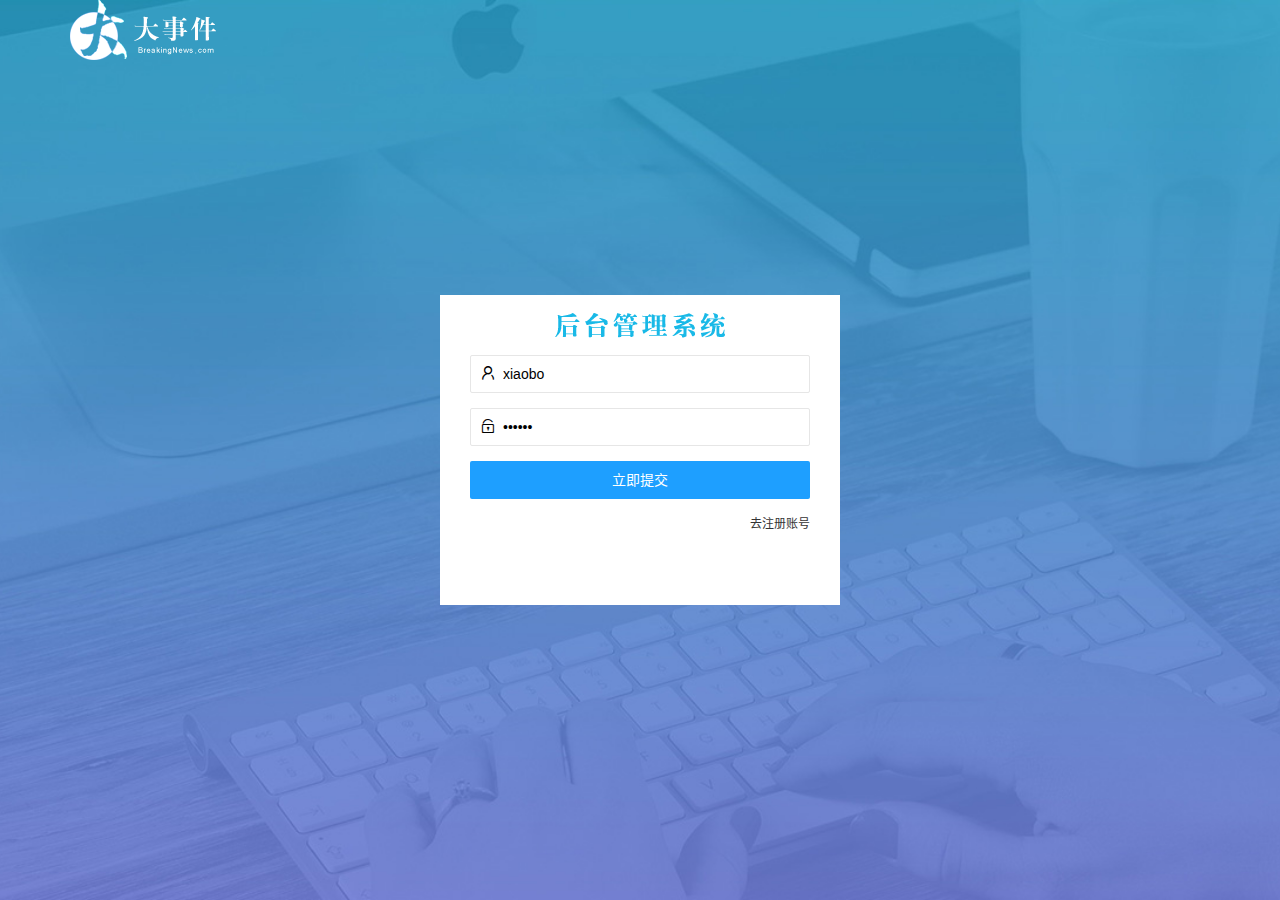
<file: login.html>
<!DOCTYPE html>
<html lang="zh-CN">

<head>
    <meta charset="UTF-8">
    <meta name="viewport" content="width=device-width, initial-scale=1.0">
    <title>大事件-登陆/注册</title>
    <link rel="stylesheet" href="/assets/lib/layui/css/layui.css">
    <!-- 导入自己的样式 -->
    <link rel="stylesheet" href="/assets/css/login.css">
</head>

<body>
    <!-- 头部的logo区域 -->
    <div class="layui-main">
        <img src="/assets/images/logo.png" alt="">
    </div>
    <!-- 登陆注册区域 -->
    <div class="loginAndRegBox">
        <div class="title-box"></div>
        <!-- 登录的div -->
        <div class="login-box">
            <!-- 登陆表单 -->
            <form class="layui-form" id="form_login">
                <!-- 用户名 -->
                <div class="layui-form-item">
                    <i class="layui-icon layui-icon-username"></i>
                    <input value="xiaobo" type="text" name="username" required lay-verify="required" placeholder="请输入用户名" autocomplete="off" class="layui-input">
                </div>
                <!-- 密码 -->
                <div class="layui-form-item">
                    <i class="layui-icon layui-icon-password"></i>
                    <input value="199681" type="password" name="password" required lay-verify="required|pwd" placeholder="请输入密码" autocomplete="off" class="layui-input">
                </div>
                <!-- 登录按钮 -->
                <div class="layui-form-item">
                    <button class="layui-btn layui-btn layui-btn-fluid layui-btn-normal" lay-submit>立即提交</button>
                </div>
                <div class="layui-form-item links">
                    <a href="javascript:;" id="link_reg">去注册账号</a>
                </div>
            </form>
        </div>

        <!-- 注册的div -->
        <div class="reg-box" style="display: none;">
            <!-- 注册表单 -->
            <form class="layui-form" id="form_reg">
                <!-- 用户名 -->
                <div class="layui-form-item">
                    <i class="layui-icon layui-icon-username"></i>
                    <input type="text" name="username" required lay-verify="required" placeholder="请输入用户名" autocomplete="off" class="layui-input">
                </div>
                <!-- 密码 -->
                <div class="layui-form-item">
                    <i class="layui-icon layui-icon-password"></i>
                    <input type="password" name="password" required lay-verify="required|pwd" placeholder="请输入密码" autocomplete="off" class="layui-input">
                </div>
                <!-- 确认密码 -->
                <div class="layui-form-item">
                    <i class="layui-icon layui-icon-password"></i>
                    <input type="password" name="repassword" required lay-verify="required|pwd|repwd" placeholder="再次输入密码" autocomplete="off" class="layui-input">
                </div>
                <!-- 注册按钮 -->
                <div class="layui-form-item">
                    <!-- lay-submit属性必须存在 后面会用submit事件绑定 -->
                    <button class="layui-btn layui-btn layui-btn-fluid layui-btn-normal" lay-submit>注册</button>
                </div>
                <div class="layui-form-item links">
                    <a href="javascript:;" id="link_login">去登陆</a>
                </div>
            </form>
        </div>
    </div>
    <!-- 因为这个文件中没有使用window.onload,所以要求写到最低端 -->
    <script src="/assets/lib/layui/layui.all.js"></script>
    <!-- 引入jquery -->
    <script src="/assets/lib/jquery.js"></script>
    <!-- 在jquery之后，再引入自己的baseAPI -->
    <script src="/assets/js/baseAPI.js"></script>
    <!-- 导入自己的js文件 -->
    <script src="/assets/js/login.js"></script>
</body>

</html>
</file>
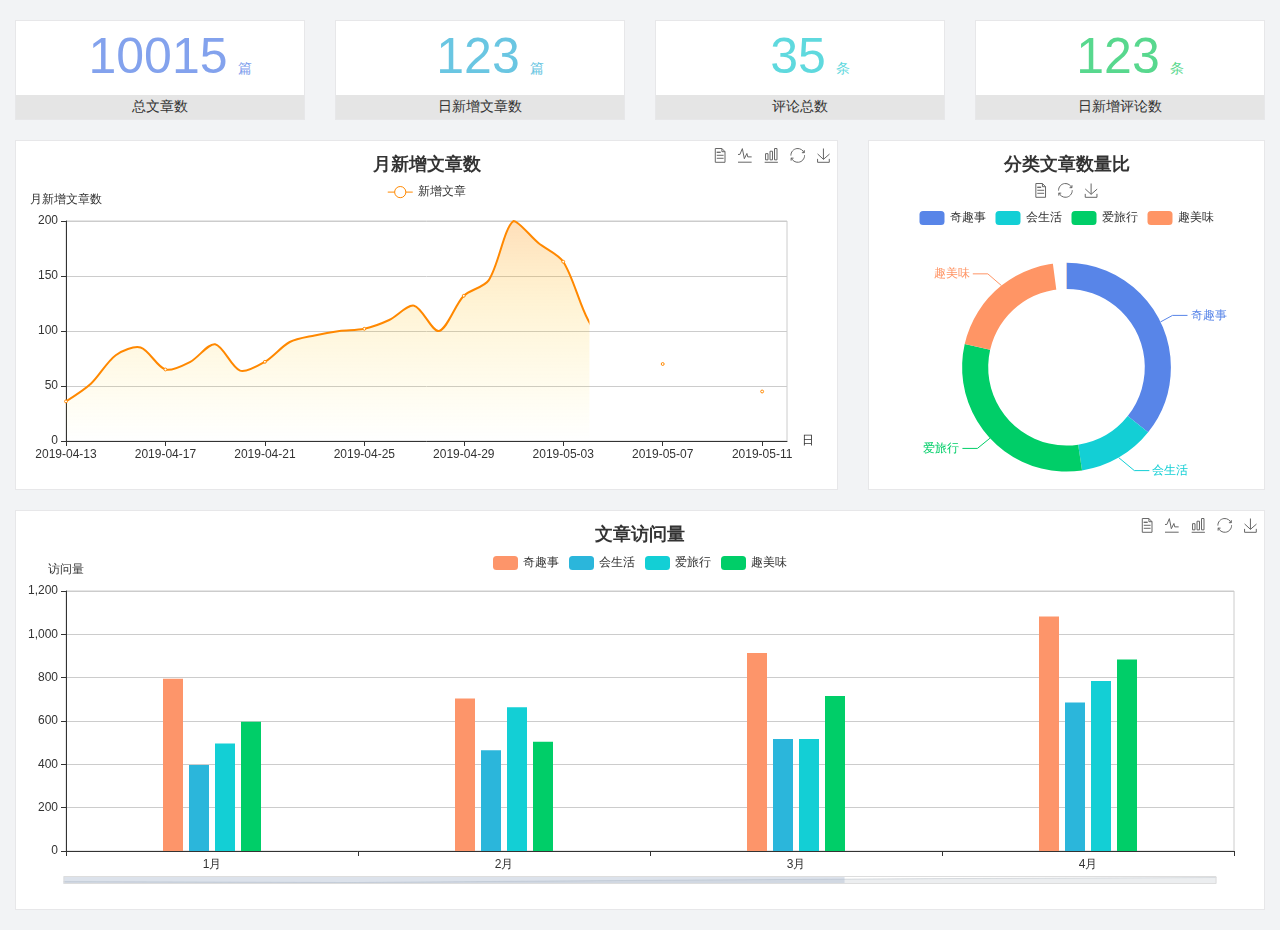
<file: home/dashboard.html>
<!DOCTYPE html>
<html lang="en">

<head>
  <meta charset="UTF-8">
  <meta name="viewport" content="width=device-width, initial-scale=1.0">
  <meta http-equiv="X-UA-Compatible" content="ie=edge">
  <title>图表统计</title>
  <link rel="stylesheet" href="../assets/lib/bootstrap.css" />
  <link rel="stylesheet" href="../assets/lib/main.css" />
  <script src="../assets/lib/jquery.js"></script>
  <script type="text/javascript" src="../assets/lib/echarts.min.js"></script>
</head>

<body>
  <div class="container-fluid">
    <div class="row spannel_list">
      <div class="col-sm-3 col-xs-6">
        <div class="spannel">
          <em>10015</em><span>篇</span>
          <b>总文章数</b>
        </div>
      </div>
      <div class="col-sm-3 col-xs-6">
        <div class="spannel scolor01">
          <em>123</em><span>篇</span>
          <b>日新增文章数</b>
        </div>
      </div>
      <div class="col-sm-3 col-xs-6">
        <div class="spannel scolor02">
          <em>35</em><span>条</span>
          <b>评论总数</b>
        </div>
      </div>
      <div class="col-sm-3 col-xs-6">
        <div class="spannel scolor03">
          <em>123</em><span>条</span>
          <b>日新增评论数</b>
        </div>
      </div>
    </div>
  </div>

  <div class="container-fluid">
    <div class="row curve-pie">
      <div class="col-lg-8 col-md-8">
        <div class="gragh_pannel" id="curve_show"></div>
      </div>
      <div class="col-lg-4 col-md-4">
        <div class="gragh_pannel" id="pie_show"></div>
      </div>
    </div>
  </div>

  <div class="container-fluid">
    <div class="column_pannel" id="column_show"></div>
  </div>

  <script>
    var oChart = echarts.init(document.getElementById('curve_show'));
    var aList_all = [
      { 'count': 36, 'date': '2019-04-13' },
      { 'count': 52, 'date': '2019-04-14' },
      { 'count': 78, 'date': '2019-04-15' },
      { 'count': 85, 'date': '2019-04-16' },
      { 'count': 65, 'date': '2019-04-17' },
      { 'count': 72, 'date': '2019-04-18' },
      { 'count': 88, 'date': '2019-04-19' },
      { 'count': 64, 'date': '2019-04-20' },
      { 'count': 72, 'date': '2019-04-21' },
      { 'count': 90, 'date': '2019-04-22' },
      { 'count': 96, 'date': '2019-04-23' },
      { 'count': 100, 'date': '2019-04-24' },
      { 'count': 102, 'date': '2019-04-25' },
      { 'count': 110, 'date': '2019-04-26' },
      { 'count': 123, 'date': '2019-04-27' },
      { 'count': 100, 'date': '2019-04-28' },
      { 'count': 132, 'date': '2019-04-29' },
      { 'count': 146, 'date': '2019-04-30' },
      { 'count': 200, 'date': '2019-05-01' },
      { 'count': 180, 'date': '2019-05-02' },
      { 'count': 163, 'date': '2019-05-03' },
      { 'count': 110, 'date': '2019-05-04' },
      { 'count': 80, 'date': '2019-05-05' },
      { 'count': 82, 'date': '2019-05-06' },
      { 'count': 70, 'date': '2019-05-07' },
      { 'count': 65, 'date': '2019-05-08' },
      { 'count': 54, 'date': '2019-05-09' },
      { 'count': 40, 'date': '2019-05-10' },
      { 'count': 45, 'date': '2019-05-11' },
      { 'count': 38, 'date': '2019-05-12' },
    ];

    let aCount = [];
    let aDate = [];

    for (var i = 0; i < aList_all.length; i++) {
      aCount.push(aList_all[i].count);
      aDate.push(aList_all[i].date);
    }

    var chartopt = {
      title: {
        text: '月新增文章数',
        left: 'center',
        top: '10'
      },
      tooltip: {
        trigger: 'axis'
      },
      legend: {
        data: ['新增文章'],
        top: '40'
      },
      toolbox: {
        show: true,
        feature: {
          mark: { show: true },
          dataView: { show: true, readOnly: false },
          magicType: { show: true, type: ['line', 'bar'] },
          restore: { show: true },
          saveAsImage: { show: true }
        }
      },
      calculable: true,
      xAxis: [
        {
          name: '日',
          type: 'category',
          boundaryGap: false,
          data: aDate
        }
      ],
      yAxis: [
        {
          name: '月新增文章数',
          type: 'value'
        }
      ],
      series: [
        {
          name: '新增文章',
          type: 'line',
          smooth: true,
          itemStyle: { normal: { areaStyle: { type: 'default' }, color: '#f80' }, lineStyle: { color: '#f80' } },
          data: aCount
        }],
      areaStyle: {
        normal: {
          color: new echarts.graphic.LinearGradient(0, 0, 0, 1, [{
            offset: 0,
            color: 'rgba(255,136,0,0.39)'
          }, {
            offset: .34,
            color: 'rgba(255,180,0,0.25)'
          }, {
            offset: 1,
            color: 'rgba(255,222,0,0.00)'
          }])

        }
      },
      grid: {
        show: true,
        x: 50,
        x2: 50,
        y: 80,
        height: 220
      }
    };

    oChart.setOption(chartopt);


    var oPie = echarts.init(document.getElementById('pie_show'));
    var oPieopt =
    {
      title: {
        top: 10,
        text: '分类文章数量比',
        x: 'center'
      },
      tooltip: {
        trigger: 'item',
        formatter: "{a} <br/>{b} : {c} ({d}%)"
      },
      color: ['#5885e8', '#13cfd5', '#00ce68', '#ff9565'],
      legend: {
        x: 'center',
        top: 65,
        data: ['奇趣事', '会生活', '爱旅行', '趣美味']
      },
      toolbox: {
        show: true,
        x: 'center',
        top: 35,
        feature: {
          mark: { show: true },
          dataView: { show: true, readOnly: false },
          magicType: {
            show: true,
            type: ['pie', 'funnel'],
            option: {
              funnel: {
                x: '25%',
                width: '50%',
                funnelAlign: 'left',
                max: 1548
              }
            }
          },
          restore: { show: true },
          saveAsImage: { show: true }
        }
      },
      calculable: true,
      series: [
        {
          name: '访问来源',
          type: 'pie',
          radius: ['45%', '60%'],
          center: ['50%', '65%'],
          data: [
            { value: 300, name: '奇趣事' },
            { value: 100, name: '会生活' },
            { value: 260, name: '爱旅行' },
            { value: 180, name: '趣美味' }
          ]
        }
      ]
    };
    oPie.setOption(oPieopt);



    var oColumn = this.echarts.init(document.getElementById('column_show'));
    var oColumnopt =
    {
      title: {
        text: '文章访问量',
        left: 'center',
        top: '10'
      },
      tooltip: {
        trigger: 'axis'
      },
      legend: {
        data: ['奇趣事', '会生活', '爱旅行', '趣美味'],
        top: '40'
      },
      toolbox: {
        show: true,
        feature: {
          mark: { show: true },
          dataView: { show: true, readOnly: false },
          magicType: { show: true, type: ['line', 'bar'] },
          restore: { show: true },
          saveAsImage: { show: true }
        }
      },
      calculable: true,
      xAxis: [
        {
          type: 'category',
          data: ['1月', '2月', '3月', '4月', '5月']
        }
      ],
      yAxis: [
        {
          name: '访问量',
          type: 'value'
        }
      ],
      series: [
        {
          name: '奇趣事',
          type: 'bar',
          barWidth: 20,
          itemStyle: {
            normal: { areaStyle: { type: 'default' }, color: '#fd956a' }
          },
          data: [800, 708, 920, 1090, 1200]
        },
        {
          name: '会生活',
          type: 'bar',
          barWidth: 20,
          itemStyle: {
            normal: { areaStyle: { type: 'default' }, color: '#2bb6db' }
          },
          data: [400, 468, 520, 690, 800]
        },
        {
          name: '爱旅行',
          type: 'bar',
          barWidth: 20,
          itemStyle: {
            normal: { areaStyle: { type: 'default' }, color: '#13cfd5' }
          },
          data: [500, 668, 520, 790, 900]
        },
        {
          name: '趣美味',
          type: 'bar',
          barWidth: 20,
          itemStyle: {
            normal: { areaStyle: { type: 'default' }, color: '#00ce68' }
          },
          data: [600, 508, 720, 890, 1000]
        }
      ],
      grid: {
        show: true,
        x: 50,
        x2: 30,
        y: 80,
        height: 260
      },
      dataZoom: [//给x轴设置滚动条
        {
          start: 0,//默认为0
          end: 100 - 1000 / 31,//默认为100
          type: 'slider',
          show: true,
          xAxisIndex: [0],
          handleSize: 0,//滑动条的 左右2个滑动条的大小
          height: 8,//组件高度
          left: 45, //左边的距离
          right: 50,//右边的距离
          bottom: 26,//右边的距离
          handleColor: '#ddd',//h滑动图标的颜色
          handleStyle: {
            borderColor: "#cacaca",
            borderWidth: "1",
            shadowBlur: 2,
            background: "#ddd",
            shadowColor: "#ddd",
          }
        }]
    };
    oColumn.setOption(oColumnopt);
  </script>
</body>

</html>
</file>
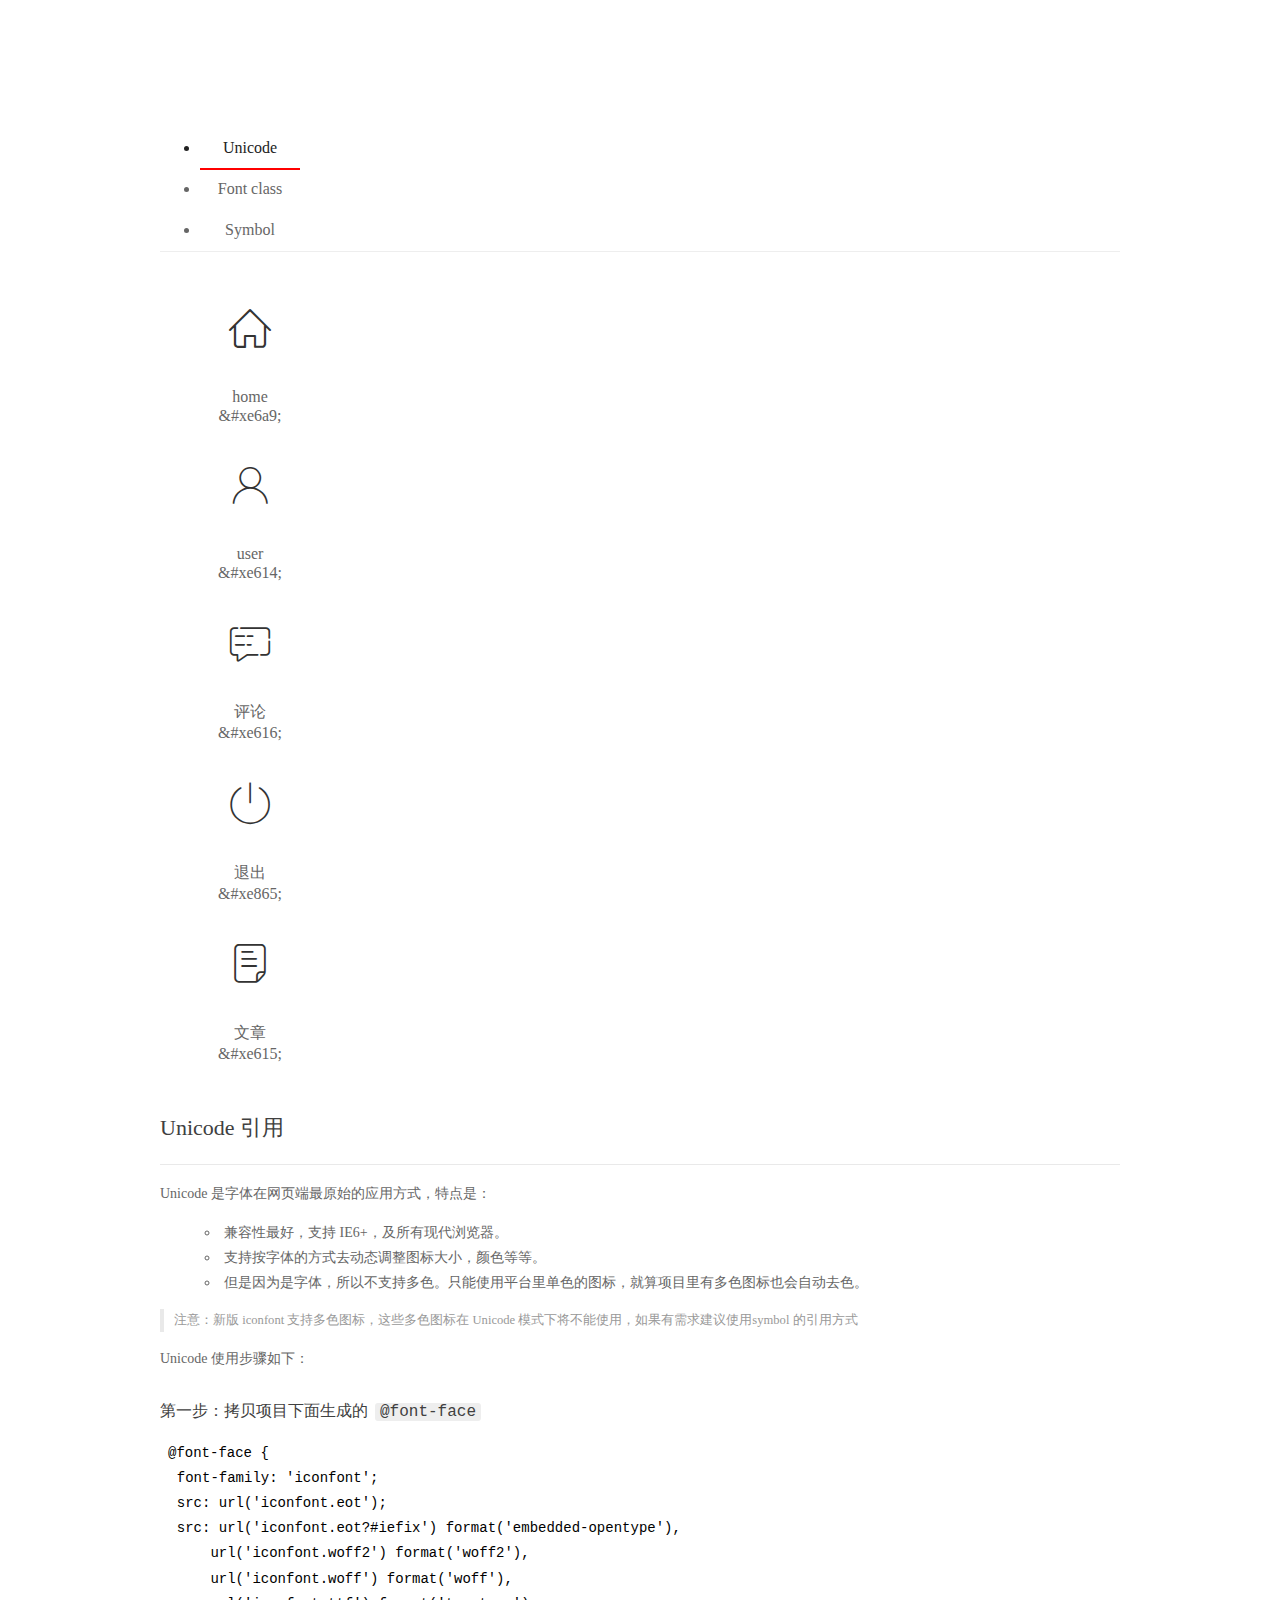
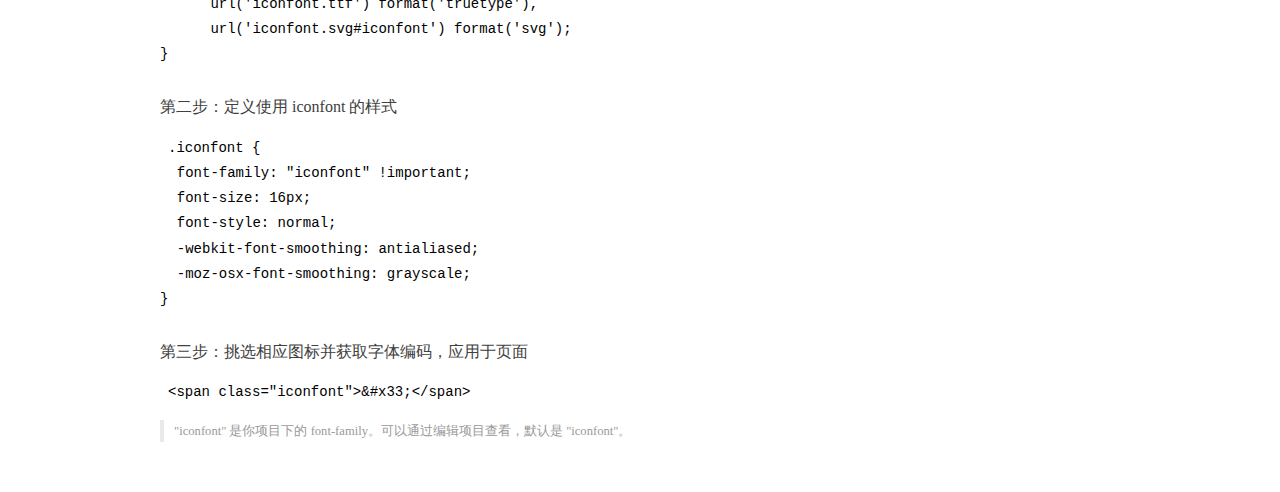
<file: assets/fonts/demo_index.html>
<!DOCTYPE html>
<html>
<head>
  <meta charset="utf-8"/>
  <title>IconFont Demo</title>
  <link rel="shortcut icon" href="https://gtms04.alicdn.com/tps/i4/TB1_oz6GVXXXXaFXpXXJDFnIXXX-64-64.ico" type="image/x-icon"/>
  <link rel="stylesheet" href="https://g.alicdn.com/thx/cube/1.3.2/cube.min.css">
  <link rel="stylesheet" href="demo.css">
  <link rel="stylesheet" href="iconfont.css">
  <script src="iconfont.js"></script>
  <!-- jQuery -->
  <script src="https://a1.alicdn.com/oss/uploads/2018/12/26/7bfddb60-08e8-11e9-9b04-53e73bb6408b.js"></script>
  <!-- 代码高亮 -->
  <script src="https://a1.alicdn.com/oss/uploads/2018/12/26/a3f714d0-08e6-11e9-8a15-ebf944d7534c.js"></script>
</head>
<body>
  <div class="main">
    <h1 class="logo"><a href="https://www.iconfont.cn/" title="iconfont 首页" target="_blank">&#xe86b;</a></h1>
    <div class="nav-tabs">
      <ul id="tabs" class="dib-box">
        <li class="dib active"><span>Unicode</span></li>
        <li class="dib"><span>Font class</span></li>
        <li class="dib"><span>Symbol</span></li>
      </ul>
      
    </div>
    <div class="tab-container">
      <div class="content unicode" style="display: block;">
          <ul class="icon_lists dib-box">
          
            <li class="dib">
              <span class="icon iconfont">&#xe6a9;</span>
                <div class="name">home</div>
                <div class="code-name">&amp;#xe6a9;</div>
              </li>
          
            <li class="dib">
              <span class="icon iconfont">&#xe614;</span>
                <div class="name">user</div>
                <div class="code-name">&amp;#xe614;</div>
              </li>
          
            <li class="dib">
              <span class="icon iconfont">&#xe616;</span>
                <div class="name">评论</div>
                <div class="code-name">&amp;#xe616;</div>
              </li>
          
            <li class="dib">
              <span class="icon iconfont">&#xe865;</span>
                <div class="name">退出</div>
                <div class="code-name">&amp;#xe865;</div>
              </li>
          
            <li class="dib">
              <span class="icon iconfont">&#xe615;</span>
                <div class="name">文章</div>
                <div class="code-name">&amp;#xe615;</div>
              </li>
          
          </ul>
          <div class="article markdown">
          <h2 id="unicode-">Unicode 引用</h2>
          <hr>

          <p>Unicode 是字体在网页端最原始的应用方式，特点是：</p>
          <ul>
            <li>兼容性最好，支持 IE6+，及所有现代浏览器。</li>
            <li>支持按字体的方式去动态调整图标大小，颜色等等。</li>
            <li>但是因为是字体，所以不支持多色。只能使用平台里单色的图标，就算项目里有多色图标也会自动去色。</li>
          </ul>
          <blockquote>
            <p>注意：新版 iconfont 支持多色图标，这些多色图标在 Unicode 模式下将不能使用，如果有需求建议使用symbol 的引用方式</p>
          </blockquote>
          <p>Unicode 使用步骤如下：</p>
          <h3 id="-font-face">第一步：拷贝项目下面生成的 <code>@font-face</code></h3>
<pre><code class="language-css"
>@font-face {
  font-family: 'iconfont';
  src: url('iconfont.eot');
  src: url('iconfont.eot?#iefix') format('embedded-opentype'),
      url('iconfont.woff2') format('woff2'),
      url('iconfont.woff') format('woff'),
      url('iconfont.ttf') format('truetype'),
      url('iconfont.svg#iconfont') format('svg');
}
</code></pre>
          <h3 id="-iconfont-">第二步：定义使用 iconfont 的样式</h3>
<pre><code class="language-css"
>.iconfont {
  font-family: "iconfont" !important;
  font-size: 16px;
  font-style: normal;
  -webkit-font-smoothing: antialiased;
  -moz-osx-font-smoothing: grayscale;
}
</code></pre>
          <h3 id="-">第三步：挑选相应图标并获取字体编码，应用于页面</h3>
<pre>
<code class="language-html"
>&lt;span class="iconfont"&gt;&amp;#x33;&lt;/span&gt;
</code></pre>
          <blockquote>
            <p>"iconfont" 是你项目下的 font-family。可以通过编辑项目查看，默认是 "iconfont"。</p>
          </blockquote>
          </div>
      </div>
      <div class="content font-class">
        <ul class="icon_lists dib-box">
          
          <li class="dib">
            <span class="icon iconfont icon-home"></span>
            <div class="name">
              home
            </div>
            <div class="code-name">.icon-home
            </div>
          </li>
          
          <li class="dib">
            <span class="icon iconfont icon-user"></span>
            <div class="name">
              user
            </div>
            <div class="code-name">.icon-user
            </div>
          </li>
          
          <li class="dib">
            <span class="icon iconfont icon-pinglun"></span>
            <div class="name">
              评论
            </div>
            <div class="code-name">.icon-pinglun
            </div>
          </li>
          
          <li class="dib">
            <span class="icon iconfont icon-tuichu"></span>
            <div class="name">
              退出
            </div>
            <div class="code-name">.icon-tuichu
            </div>
          </li>
          
          <li class="dib">
            <span class="icon iconfont icon-16"></span>
            <div class="name">
              文章
            </div>
            <div class="code-name">.icon-16
            </div>
          </li>
          
        </ul>
        <div class="article markdown">
        <h2 id="font-class-">font-class 引用</h2>
        <hr>

        <p>font-class 是 Unicode 使用方式的一种变种，主要是解决 Unicode 书写不直观，语意不明确的问题。</p>
        <p>与 Unicode 使用方式相比，具有如下特点：</p>
        <ul>
          <li>兼容性良好，支持 IE8+，及所有现代浏览器。</li>
          <li>相比于 Unicode 语意明确，书写更直观。可以很容易分辨这个 icon 是什么。</li>
          <li>因为使用 class 来定义图标，所以当要替换图标时，只需要修改 class 里面的 Unicode 引用。</li>
          <li>不过因为本质上还是使用的字体，所以多色图标还是不支持的。</li>
        </ul>
        <p>使用步骤如下：</p>
        <h3 id="-fontclass-">第一步：引入项目下面生成的 fontclass 代码：</h3>
<pre><code class="language-html">&lt;link rel="stylesheet" href="./iconfont.css"&gt;
</code></pre>
        <h3 id="-">第二步：挑选相应图标并获取类名，应用于页面：</h3>
<pre><code class="language-html">&lt;span class="iconfont icon-xxx"&gt;&lt;/span&gt;
</code></pre>
        <blockquote>
          <p>"
            iconfont" 是你项目下的 font-family。可以通过编辑项目查看，默认是 "iconfont"。</p>
        </blockquote>
      </div>
      </div>
      <div class="content symbol">
          <ul class="icon_lists dib-box">
          
            <li class="dib">
                <svg class="icon svg-icon" aria-hidden="true">
                  <use xlink:href="#icon-home"></use>
                </svg>
                <div class="name">home</div>
                <div class="code-name">#icon-home</div>
            </li>
          
            <li class="dib">
                <svg class="icon svg-icon" aria-hidden="true">
                  <use xlink:href="#icon-user"></use>
                </svg>
                <div class="name">user</div>
                <div class="code-name">#icon-user</div>
            </li>
          
            <li class="dib">
                <svg class="icon svg-icon" aria-hidden="true">
                  <use xlink:href="#icon-pinglun"></use>
                </svg>
                <div class="name">评论</div>
                <div class="code-name">#icon-pinglun</div>
            </li>
          
            <li class="dib">
                <svg class="icon svg-icon" aria-hidden="true">
                  <use xlink:href="#icon-tuichu"></use>
                </svg>
                <div class="name">退出</div>
                <div class="code-name">#icon-tuichu</div>
            </li>
          
            <li class="dib">
                <svg class="icon svg-icon" aria-hidden="true">
                  <use xlink:href="#icon-16"></use>
                </svg>
                <div class="name">文章</div>
                <div class="code-name">#icon-16</div>
            </li>
          
          </ul>
          <div class="article markdown">
          <h2 id="symbol-">Symbol 引用</h2>
          <hr>

          <p>这是一种全新的使用方式，应该说这才是未来的主流，也是平台目前推荐的用法。相关介绍可以参考这篇<a href="">文章</a>
            这种用法其实是做了一个 SVG 的集合，与另外两种相比具有如下特点：</p>
          <ul>
            <li>支持多色图标了，不再受单色限制。</li>
            <li>通过一些技巧，支持像字体那样，通过 <code>font-size</code>, <code>color</code> 来调整样式。</li>
            <li>兼容性较差，支持 IE9+，及现代浏览器。</li>
            <li>浏览器渲染 SVG 的性能一般，还不如 png。</li>
          </ul>
          <p>使用步骤如下：</p>
          <h3 id="-symbol-">第一步：引入项目下面生成的 symbol 代码：</h3>
<pre><code class="language-html">&lt;script src="./iconfont.js"&gt;&lt;/script&gt;
</code></pre>
          <h3 id="-css-">第二步：加入通用 CSS 代码（引入一次就行）：</h3>
<pre><code class="language-html">&lt;style&gt;
.icon {
  width: 1em;
  height: 1em;
  vertical-align: -0.15em;
  fill: currentColor;
  overflow: hidden;
}
&lt;/style&gt;
</code></pre>
          <h3 id="-">第三步：挑选相应图标并获取类名，应用于页面：</h3>
<pre><code class="language-html">&lt;svg class="icon" aria-hidden="true"&gt;
  &lt;use xlink:href="#icon-xxx"&gt;&lt;/use&gt;
&lt;/svg&gt;
</code></pre>
          </div>
      </div>

    </div>
  </div>
  <script>
  $(document).ready(function () {
      $('.tab-container .content:first').show()

      $('#tabs li').click(function (e) {
        var tabContent = $('.tab-container .content')
        var index = $(this).index()

        if ($(this).hasClass('active')) {
          return
        } else {
          $('#tabs li').removeClass('active')
          $(this).addClass('active')

          tabContent.hide().eq(index).fadeIn()
        }
      })
    })
  </script>
</body>
</html>
</file>
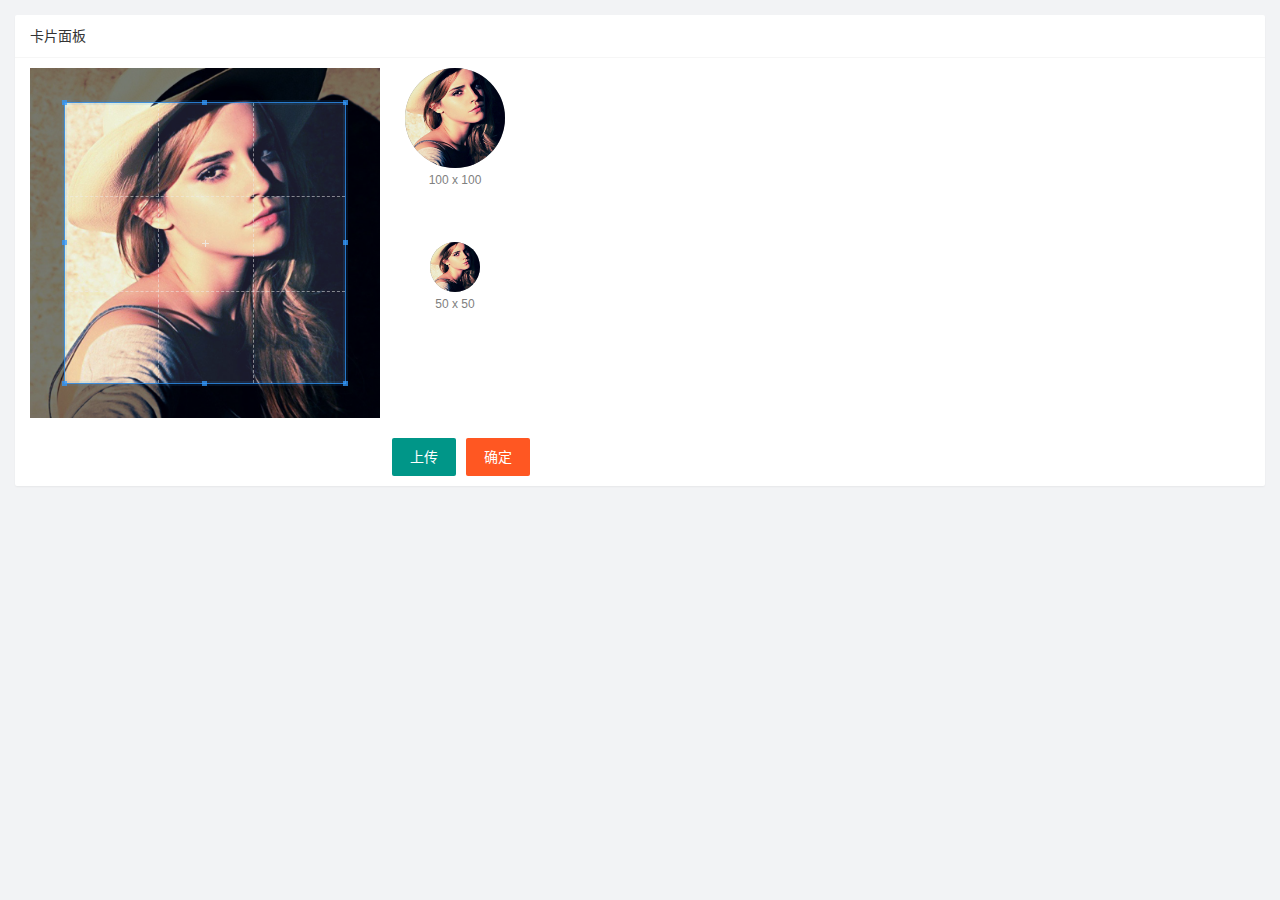
<file: assets/user/user_avatar.html>
<!DOCTYPE html>
<html lang="zh-CN">

<head>
    <meta charset="UTF-8">
    <meta name="viewport" content="width=device-width, initial-scale=1.0">
    <title>Document</title>
    <link rel="stylesheet" href="/assets/lib/cropper/cropper.css" />
    <link rel="stylesheet" href="/assets/lib/layui/css/layui.css">
    <link rel="stylesheet" href="/assets/css/user/user_avatar.css">
</head>

<body>
    <div class="layui-card">
        <div class="layui-card-header">卡片面板</div>
        <div class="layui-card-body">
            <!-- 第一行的图片裁剪和预览区域 -->
            <div class="row1">
                <!-- 图片裁剪区域 -->
                <div class="cropper-box">
                    <!-- 这个 img 标签很重要，将来会把它初始化为裁剪区域 -->
                    <img id="image" src="/assets/images/sample.jpg" />
                </div>
                <!-- 图片的预览区域 -->
                <div class="preview-box">
                    <div>
                        <!-- 宽高为 100px 的预览区域 -->
                        <div class="img-preview w100"></div>
                        <p class="size">100 x 100</p>
                    </div>
                    <div>
                        <!-- 宽高为 50px 的预览区域 -->
                        <div class="img-preview w50"></div>
                        <p class="size">50 x 50</p>
                    </div>
                </div>
            </div>
            <!-- 第二行的按钮区域 -->
            <div class="row2">
                <!-- accept选择文件类型 -->
                <input type="file" id="file" accept="image/png,image/jpeg">
                <button id="btnChooseImage" type="button" class="layui-btn">上传</button>
                <button id="btnUpload" type="button" class="layui-btn layui-btn-danger">确定</button>
            </div>
        </div>
    </div>
    <!-- 导入layui的js文件 -->
    <script src="/assets/lib/layui/layui.all.js"></script>
    <script src="/assets/lib/jquery.js"></script>
    <script src="/assets/lib/cropper/Cropper.js"></script>
    <script src="/assets/lib/cropper/jquery-cropper.js"></script>
    <script src="/assets/js/baseAPI.js"></script>
    <script src="/assets/js/user/user_avatar.js"></script>
</body>

</html>
</file>
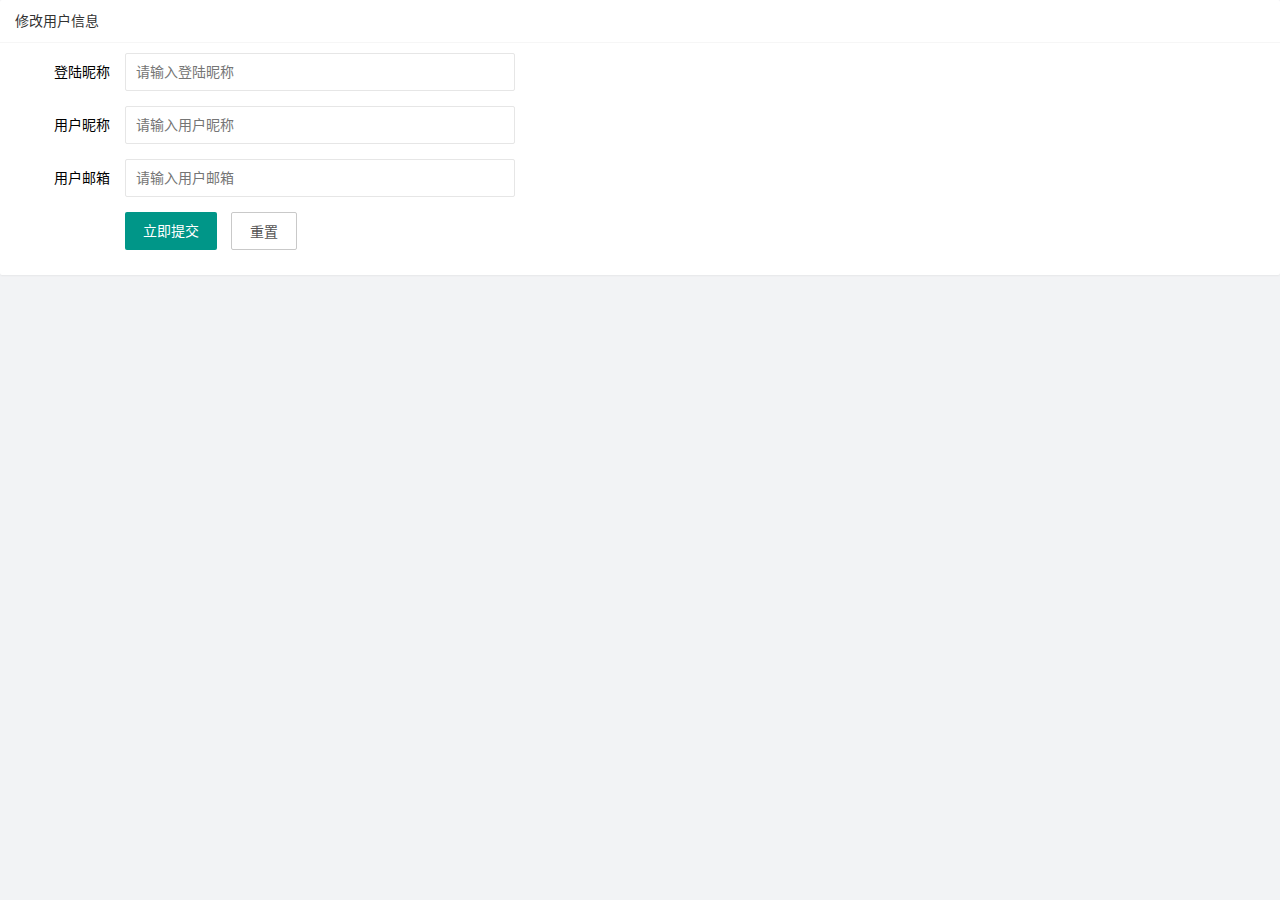
<file: assets/user/user_info.html>
<!DOCTYPE html>
<html lang="zh-CN">

<head>
    <meta charset="UTF-8">
    <meta name="viewport" content="width=device-width, initial-scale=1.0">
    <title>Document</title>
    <link rel="stylesheet" href="/assets/lib/layui/css/layui.css">
    <link rel="stylesheet" href="/assets/css/user/user_info.css">
</head>

<body>
    <!-- 卡片区域 -->
    <div class="layui-card">
        <div class="layui-card-header">修改用户信息</div>
        <div class="layui-card-body">
            <!-- form表单 -->
            <form class="layui-form" lay-filter="formUserInfo">
                <!-- 隐藏域保存id -->
                <input type="hidden" name="id">
                <div class="layui-form-item">
                    <label class="layui-form-label">登陆昵称</label>
                    <div class="layui-input-block">
                        <input type="text" name="username" required lay-verify="required" placeholder="请输入登陆昵称" autocomplete="off" class="layui-input">
                    </div>
                </div>
                <!-- 昵称 -->
                <div class="layui-form-item">
                    <label class="layui-form-label">用户昵称</label>
                    <div class="layui-input-block">
                        <input type="text" name="nickname" required lay-verify="required|nickname" placeholder="请输入用户昵称" autocomplete="off" class="layui-input">
                    </div>
                </div>
                <!-- 邮箱 -->
                <div class="layui-form-item">
                    <label class="layui-form-label">用户邮箱</label>
                    <div class="layui-input-block">
                        <input type="text" name="email" required lay-verify="required|email" placeholder="请输入用户邮箱" autocomplete="off" class="layui-input">
                    </div>
                </div>
                <!-- 按钮 -->
                <div class="layui-form-item">
                    <div class="layui-input-block">
                        <button class="layui-btn" lay-submit lay-filter="formDemo">立即提交</button>
                        <button type="reset" class="layui-btn layui-btn-primary" id="btnReset">重置</button>
                    </div>
                </div>
            </form>
        </div>
    </div>
    <script src="/assets/lib/layui/layui.all.js"></script>
    <script src="/assets/lib/jquery.js"></script>
    <script src="/assets/js/baseAPI.js"></script>
    <script src="/assets/js/user/user_info.js"></script>
</body>

</html>
</file>
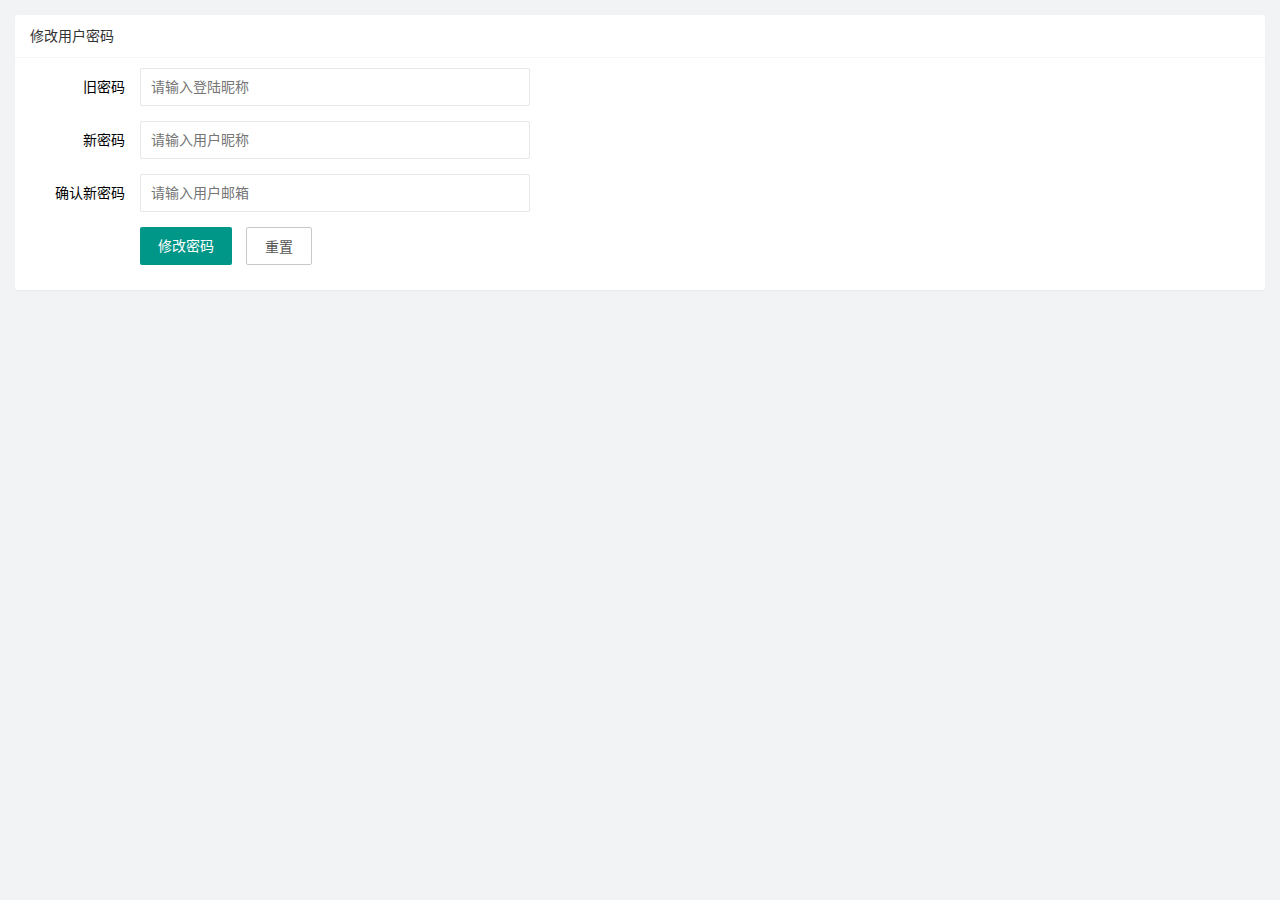
<file: assets/user/user_pwd.html>
<!DOCTYPE html>
<html lang="zh-CN">

<head>
    <meta charset="UTF-8">
    <meta name="viewport" content="width=device-width, initial-scale=1.0">
    <title>Document</title>
    <link rel="stylesheet" href="/assets/lib/layui/css/layui.css">
    <link rel="stylesheet" href="/assets/css/user/user_pwd.css">
</head>

<body>
    <!-- 卡片区域 -->
    <div class="layui-card">
        <div class="layui-card-header">修改用户密码</div>
        <div class="layui-card-body">
            <!-- form表单 -->
            <form class="layui-form">
                <!-- 隐藏域保存id -->
                <input type="hidden" name="id">
                <div class="layui-form-item">
                    <label class="layui-form-label">旧密码</label>
                    <div class="layui-input-block">
                        <input type="text" name="oldPwd" required lay-verify="required|pwd" placeholder="请输入登陆昵称" autocomplete="off" class="layui-input">
                    </div>
                </div>
                <!-- 昵称 -->
                <div class="layui-form-item">
                    <label class="layui-form-label">新密码</label>
                    <div class="layui-input-block">
                        <input type="text" name="newPwd" required lay-verify="required|pwd|samePwd" placeholder="请输入用户昵称" autocomplete="off" class="layui-input">
                    </div>
                </div>
                <!-- 邮箱 -->
                <div class="layui-form-item">
                    <label class="layui-form-label">确认新密码</label>
                    <div class="layui-input-block">
                        <input type="text" name="rePwd" required lay-verify="required|pwd|rePwd" placeholder="请输入用户邮箱" autocomplete="off" class="layui-input">
                    </div>
                </div>
                <!-- 按钮 -->
                <div class="layui-form-item">
                    <div class="layui-input-block">
                        <button class="layui-btn" lay-submit lay-filter="formDemo">修改密码</button>
                        <button type="reset" class="layui-btn layui-btn-primary" id="btnReset">重置</button>
                    </div>
                </div>
            </form>
        </div>
    </div>
    <script src="/assets/lib/layui/layui.all.js"></script>
    <script src="/assets/lib/jquery.js"></script>
    <script src="/assets/js/baseAPI.js"></script>
    <script src="/assets/js/user/user_pwd.js"></script>
</body>

</html>
</file>
<file: assets/lib/layui/css/layui.css>
/** layui-v2.5.5 MIT License By https://www.layui.com */
 .layui-inline,img{display:inline-block;vertical-align:middle}h1,h2,h3,h4,h5,h6{font-weight:400}.layui-edge,.layui-header,.layui-inline,.layui-main{position:relative}.layui-body,.layui-edge,.layui-elip{overflow:hidden}.layui-btn,.layui-edge,.layui-inline,img{vertical-align:middle}.layui-btn,.layui-disabled,.layui-icon,.layui-unselect{-moz-user-select:none;-webkit-user-select:none;-ms-user-select:none}.layui-elip,.layui-form-checkbox span,.layui-form-pane .layui-form-label{text-overflow:ellipsis;white-space:nowrap}.layui-breadcrumb,.layui-tree-btnGroup{visibility:hidden}blockquote,body,button,dd,div,dl,dt,form,h1,h2,h3,h4,h5,h6,input,li,ol,p,pre,td,textarea,th,ul{margin:0;padding:0;-webkit-tap-highlight-color:rgba(0,0,0,0)}a:active,a:hover{outline:0}img{border:none}li{list-style:none}table{border-collapse:collapse;border-spacing:0}h4,h5,h6{font-size:100%}button,input,optgroup,option,select,textarea{font-family:inherit;font-size:inherit;font-style:inherit;font-weight:inherit;outline:0}pre{white-space:pre-wrap;white-space:-moz-pre-wrap;white-space:-pre-wrap;white-space:-o-pre-wrap;word-wrap:break-word}body{line-height:24px;font:14px Helvetica Neue,Helvetica,PingFang SC,Tahoma,Arial,sans-serif}hr{height:1px;margin:10px 0;border:0;clear:both}a{color:#333;text-decoration:none}a:hover{color:#777}a cite{font-style:normal;*cursor:pointer}.layui-border-box,.layui-border-box *{box-sizing:border-box}.layui-box,.layui-box *{box-sizing:content-box}.layui-clear{clear:both;*zoom:1}.layui-clear:after{content:'\20';clear:both;*zoom:1;display:block;height:0}.layui-inline{*display:inline;*zoom:1}.layui-edge{display:inline-block;width:0;height:0;border-width:6px;border-style:dashed;border-color:transparent}.layui-edge-top{top:-4px;border-bottom-color:#999;border-bottom-style:solid}.layui-edge-right{border-left-color:#999;border-left-style:solid}.layui-edge-bottom{top:2px;border-top-color:#999;border-top-style:solid}.layui-edge-left{border-right-color:#999;border-right-style:solid}.layui-disabled,.layui-disabled:hover{color:#d2d2d2!important;cursor:not-allowed!important}.layui-circle{border-radius:100%}.layui-show{display:block!important}.layui-hide{display:none!important}@font-face{font-family:layui-icon;src:url(../font/iconfont.eot?v=250);src:url(../font/iconfont.eot?v=250#iefix) format('embedded-opentype'),url(../font/iconfont.woff2?v=250) format('woff2'),url(../font/iconfont.woff?v=250) format('woff'),url(../font/iconfont.ttf?v=250) format('truetype'),url(../font/iconfont.svg?v=250#layui-icon) format('svg')}.layui-icon{font-family:layui-icon!important;font-size:16px;font-style:normal;-webkit-font-smoothing:antialiased;-moz-osx-font-smoothing:grayscale}.layui-icon-reply-fill:before{content:"\e611"}.layui-icon-set-fill:before{content:"\e614"}.layui-icon-menu-fill:before{content:"\e60f"}.layui-icon-search:before{content:"\e615"}.layui-icon-share:before{content:"\e641"}.layui-icon-set-sm:before{content:"\e620"}.layui-icon-engine:before{content:"\e628"}.layui-icon-close:before{content:"\1006"}.layui-icon-close-fill:before{content:"\1007"}.layui-icon-chart-screen:before{content:"\e629"}.layui-icon-star:before{content:"\e600"}.layui-icon-circle-dot:before{content:"\e617"}.layui-icon-chat:before{content:"\e606"}.layui-icon-release:before{content:"\e609"}.layui-icon-list:before{content:"\e60a"}.layui-icon-chart:before{content:"\e62c"}.layui-icon-ok-circle:before{content:"\1005"}.layui-icon-layim-theme:before{content:"\e61b"}.layui-icon-table:before{content:"\e62d"}.layui-icon-right:before{content:"\e602"}.layui-icon-left:before{content:"\e603"}.layui-icon-cart-simple:before{content:"\e698"}.layui-icon-face-cry:before{content:"\e69c"}.layui-icon-face-smile:before{content:"\e6af"}.layui-icon-survey:before{content:"\e6b2"}.layui-icon-tree:before{content:"\e62e"}.layui-icon-upload-circle:before{content:"\e62f"}.layui-icon-add-circle:before{content:"\e61f"}.layui-icon-download-circle:before{content:"\e601"}.layui-icon-templeate-1:before{content:"\e630"}.layui-icon-util:before{content:"\e631"}.layui-icon-face-surprised:before{content:"\e664"}.layui-icon-edit:before{content:"\e642"}.layui-icon-speaker:before{content:"\e645"}.layui-icon-down:before{content:"\e61a"}.layui-icon-file:before{content:"\e621"}.layui-icon-layouts:before{content:"\e632"}.layui-icon-rate-half:before{content:"\e6c9"}.layui-icon-add-circle-fine:before{content:"\e608"}.layui-icon-prev-circle:before{content:"\e633"}.layui-icon-read:before{content:"\e705"}.layui-icon-404:before{content:"\e61c"}.layui-icon-carousel:before{content:"\e634"}.layui-icon-help:before{content:"\e607"}.layui-icon-code-circle:before{content:"\e635"}.layui-icon-water:before{content:"\e636"}.layui-icon-username:before{content:"\e66f"}.layui-icon-find-fill:before{content:"\e670"}.layui-icon-about:before{content:"\e60b"}.layui-icon-location:before{content:"\e715"}.layui-icon-up:before{content:"\e619"}.layui-icon-pause:before{content:"\e651"}.layui-icon-date:before{content:"\e637"}.layui-icon-layim-uploadfile:before{content:"\e61d"}.layui-icon-delete:before{content:"\e640"}.layui-icon-play:before{content:"\e652"}.layui-icon-top:before{content:"\e604"}.layui-icon-friends:before{content:"\e612"}.layui-icon-refresh-3:before{content:"\e9aa"}.layui-icon-ok:before{content:"\e605"}.layui-icon-layer:before{content:"\e638"}.layui-icon-face-smile-fine:before{content:"\e60c"}.layui-icon-dollar:before{content:"\e659"}.layui-icon-group:before{content:"\e613"}.layui-icon-layim-download:before{content:"\e61e"}.layui-icon-picture-fine:before{content:"\e60d"}.layui-icon-link:before{content:"\e64c"}.layui-icon-diamond:before{content:"\e735"}.layui-icon-log:before{content:"\e60e"}.layui-icon-rate-solid:before{content:"\e67a"}.layui-icon-fonts-del:before{content:"\e64f"}.layui-icon-unlink:before{content:"\e64d"}.layui-icon-fonts-clear:before{content:"\e639"}.layui-icon-triangle-r:before{content:"\e623"}.layui-icon-circle:before{content:"\e63f"}.layui-icon-radio:before{content:"\e643"}.layui-icon-align-center:before{content:"\e647"}.layui-icon-align-right:before{content:"\e648"}.layui-icon-align-left:before{content:"\e649"}.layui-icon-loading-1:before{content:"\e63e"}.layui-icon-return:before{content:"\e65c"}.layui-icon-fonts-strong:before{content:"\e62b"}.layui-icon-upload:before{content:"\e67c"}.layui-icon-dialogue:before{content:"\e63a"}.layui-icon-video:before{content:"\e6ed"}.layui-icon-headset:before{content:"\e6fc"}.layui-icon-cellphone-fine:before{content:"\e63b"}.layui-icon-add-1:before{content:"\e654"}.layui-icon-face-smile-b:before{content:"\e650"}.layui-icon-fonts-html:before{content:"\e64b"}.layui-icon-form:before{content:"\e63c"}.layui-icon-cart:before{content:"\e657"}.layui-icon-camera-fill:before{content:"\e65d"}.layui-icon-tabs:before{content:"\e62a"}.layui-icon-fonts-code:before{content:"\e64e"}.layui-icon-fire:before{content:"\e756"}.layui-icon-set:before{content:"\e716"}.layui-icon-fonts-u:before{content:"\e646"}.layui-icon-triangle-d:before{content:"\e625"}.layui-icon-tips:before{content:"\e702"}.layui-icon-picture:before{content:"\e64a"}.layui-icon-more-vertical:before{content:"\e671"}.layui-icon-flag:before{content:"\e66c"}.layui-icon-loading:before{content:"\e63d"}.layui-icon-fonts-i:before{content:"\e644"}.layui-icon-refresh-1:before{content:"\e666"}.layui-icon-rmb:before{content:"\e65e"}.layui-icon-home:before{content:"\e68e"}.layui-icon-user:before{content:"\e770"}.layui-icon-notice:before{content:"\e667"}.layui-icon-login-weibo:before{content:"\e675"}.layui-icon-voice:before{content:"\e688"}.layui-icon-upload-drag:before{content:"\e681"}.layui-icon-login-qq:before{content:"\e676"}.layui-icon-snowflake:before{content:"\e6b1"}.layui-icon-file-b:before{content:"\e655"}.layui-icon-template:before{content:"\e663"}.layui-icon-auz:before{content:"\e672"}.layui-icon-console:before{content:"\e665"}.layui-icon-app:before{content:"\e653"}.layui-icon-prev:before{content:"\e65a"}.layui-icon-website:before{content:"\e7ae"}.layui-icon-next:before{content:"\e65b"}.layui-icon-component:before{content:"\e857"}.layui-icon-more:before{content:"\e65f"}.layui-icon-login-wechat:before{content:"\e677"}.layui-icon-shrink-right:before{content:"\e668"}.layui-icon-spread-left:before{content:"\e66b"}.layui-icon-camera:before{content:"\e660"}.layui-icon-note:before{content:"\e66e"}.layui-icon-refresh:before{content:"\e669"}.layui-icon-female:before{content:"\e661"}.layui-icon-male:before{content:"\e662"}.layui-icon-password:before{content:"\e673"}.layui-icon-senior:before{content:"\e674"}.layui-icon-theme:before{content:"\e66a"}.layui-icon-tread:before{content:"\e6c5"}.layui-icon-praise:before{content:"\e6c6"}.layui-icon-star-fill:before{content:"\e658"}.layui-icon-rate:before{content:"\e67b"}.layui-icon-template-1:before{content:"\e656"}.layui-icon-vercode:before{content:"\e679"}.layui-icon-cellphone:before{content:"\e678"}.layui-icon-screen-full:before{content:"\e622"}.layui-icon-screen-restore:before{content:"\e758"}.layui-icon-cols:before{content:"\e610"}.layui-icon-export:before{content:"\e67d"}.layui-icon-print:before{content:"\e66d"}.layui-icon-slider:before{content:"\e714"}.layui-icon-addition:before{content:"\e624"}.layui-icon-subtraction:before{content:"\e67e"}.layui-icon-service:before{content:"\e626"}.layui-icon-transfer:before{content:"\e691"}.layui-main{width:1140px;margin:0 auto}.layui-header{z-index:1000;height:60px}.layui-header a:hover{transition:all .5s;-webkit-transition:all .5s}.layui-side{position:fixed;left:0;top:0;bottom:0;z-index:999;width:200px;overflow-x:hidden}.layui-side-scroll{position:relative;width:220px;height:100%;overflow-x:hidden}.layui-body{position:absolute;left:200px;right:0;top:0;bottom:0;z-index:998;width:auto;overflow-y:auto;box-sizing:border-box}.layui-layout-body{overflow:hidden}.layui-layout-admin .layui-header{background-color:#23262E}.layui-layout-admin .layui-side{top:60px;width:200px;overflow-x:hidden}.layui-layout-admin .layui-body{position:fixed;top:60px;bottom:44px}.layui-layout-admin .layui-main{width:auto;margin:0 15px}.layui-layout-admin .layui-footer{position:fixed;left:200px;right:0;bottom:0;height:44px;line-height:44px;padding:0 15px;background-color:#eee}.layui-layout-admin .layui-logo{position:absolute;left:0;top:0;width:200px;height:100%;line-height:60px;text-align:center;color:#009688;font-size:16px}.layui-layout-admin .layui-header .layui-nav{background:0 0}.layui-layout-left{position:absolute!important;left:200px;top:0}.layui-layout-right{position:absolute!important;right:0;top:0}.layui-container{position:relative;margin:0 auto;padding:0 15px;box-sizing:border-box}.layui-fluid{position:relative;margin:0 auto;padding:0 15px}.layui-row:after,.layui-row:before{content:'';display:block;clear:both}.layui-col-lg1,.layui-col-lg10,.layui-col-lg11,.layui-col-lg12,.layui-col-lg2,.layui-col-lg3,.layui-col-lg4,.layui-col-lg5,.layui-col-lg6,.layui-col-lg7,.layui-col-lg8,.layui-col-lg9,.layui-col-md1,.layui-col-md10,.layui-col-md11,.layui-col-md12,.layui-col-md2,.layui-col-md3,.layui-col-md4,.layui-col-md5,.layui-col-md6,.layui-col-md7,.layui-col-md8,.layui-col-md9,.layui-col-sm1,.layui-col-sm10,.layui-col-sm11,.layui-col-sm12,.layui-col-sm2,.layui-col-sm3,.layui-col-sm4,.layui-col-sm5,.layui-col-sm6,.layui-col-sm7,.layui-col-sm8,.layui-col-sm9,.layui-col-xs1,.layui-col-xs10,.layui-col-xs11,.layui-col-xs12,.layui-col-xs2,.layui-col-xs3,.layui-col-xs4,.layui-col-xs5,.layui-col-xs6,.layui-col-xs7,.layui-col-xs8,.layui-col-xs9{position:relative;display:block;box-sizing:border-box}.layui-col-xs1,.layui-col-xs10,.layui-col-xs11,.layui-col-xs12,.layui-col-xs2,.layui-col-xs3,.layui-col-xs4,.layui-col-xs5,.layui-col-xs6,.layui-col-xs7,.layui-col-xs8,.layui-col-xs9{float:left}.layui-col-xs1{width:8.33333333%}.layui-col-xs2{width:16.66666667%}.layui-col-xs3{width:25%}.layui-col-xs4{width:33.33333333%}.layui-col-xs5{width:41.66666667%}.layui-col-xs6{width:50%}.layui-col-xs7{width:58.33333333%}.layui-col-xs8{width:66.66666667%}.layui-col-xs9{width:75%}.layui-col-xs10{width:83.33333333%}.layui-col-xs11{width:91.66666667%}.layui-col-xs12{width:100%}.layui-col-xs-offset1{margin-left:8.33333333%}.layui-col-xs-offset2{margin-left:16.66666667%}.layui-col-xs-offset3{margin-left:25%}.layui-col-xs-offset4{margin-left:33.33333333%}.layui-col-xs-offset5{margin-left:41.66666667%}.layui-col-xs-offset6{margin-left:50%}.layui-col-xs-offset7{margin-left:58.33333333%}.layui-col-xs-offset8{margin-left:66.66666667%}.layui-col-xs-offset9{margin-left:75%}.layui-col-xs-offset10{margin-left:83.33333333%}.layui-col-xs-offset11{margin-left:91.66666667%}.layui-col-xs-offset12{margin-left:100%}@media screen and (max-width:768px){.layui-hide-xs{display:none!important}.layui-show-xs-block{display:block!important}.layui-show-xs-inline{display:inline!important}.layui-show-xs-inline-block{display:inline-block!important}}@media screen and (min-width:768px){.layui-container{width:750px}.layui-hide-sm{display:none!important}.layui-show-sm-block{display:block!important}.layui-show-sm-inline{display:inline!important}.layui-show-sm-inline-block{display:inline-block!important}.layui-col-sm1,.layui-col-sm10,.layui-col-sm11,.layui-col-sm12,.layui-col-sm2,.layui-col-sm3,.layui-col-sm4,.layui-col-sm5,.layui-col-sm6,.layui-col-sm7,.layui-col-sm8,.layui-col-sm9{float:left}.layui-col-sm1{width:8.33333333%}.layui-col-sm2{width:16.66666667%}.layui-col-sm3{width:25%}.layui-col-sm4{width:33.33333333%}.layui-col-sm5{width:41.66666667%}.layui-col-sm6{width:50%}.layui-col-sm7{width:58.33333333%}.layui-col-sm8{width:66.66666667%}.layui-col-sm9{width:75%}.layui-col-sm10{width:83.33333333%}.layui-col-sm11{width:91.66666667%}.layui-col-sm12{width:100%}.layui-col-sm-offset1{margin-left:8.33333333%}.layui-col-sm-offset2{margin-left:16.66666667%}.layui-col-sm-offset3{margin-left:25%}.layui-col-sm-offset4{margin-left:33.33333333%}.layui-col-sm-offset5{margin-left:41.66666667%}.layui-col-sm-offset6{margin-left:50%}.layui-col-sm-offset7{margin-left:58.33333333%}.layui-col-sm-offset8{margin-left:66.66666667%}.layui-col-sm-offset9{margin-left:75%}.layui-col-sm-offset10{margin-left:83.33333333%}.layui-col-sm-offset11{margin-left:91.66666667%}.layui-col-sm-offset12{margin-left:100%}}@media screen and (min-width:992px){.layui-container{width:970px}.layui-hide-md{display:none!important}.layui-show-md-block{display:block!important}.layui-show-md-inline{display:inline!important}.layui-show-md-inline-block{display:inline-block!important}.layui-col-md1,.layui-col-md10,.layui-col-md11,.layui-col-md12,.layui-col-md2,.layui-col-md3,.layui-col-md4,.layui-col-md5,.layui-col-md6,.layui-col-md7,.layui-col-md8,.layui-col-md9{float:left}.layui-col-md1{width:8.33333333%}.layui-col-md2{width:16.66666667%}.layui-col-md3{width:25%}.layui-col-md4{width:33.33333333%}.layui-col-md5{width:41.66666667%}.layui-col-md6{width:50%}.layui-col-md7{width:58.33333333%}.layui-col-md8{width:66.66666667%}.layui-col-md9{width:75%}.layui-col-md10{width:83.33333333%}.layui-col-md11{width:91.66666667%}.layui-col-md12{width:100%}.layui-col-md-offset1{margin-left:8.33333333%}.layui-col-md-offset2{margin-left:16.66666667%}.layui-col-md-offset3{margin-left:25%}.layui-col-md-offset4{margin-left:33.33333333%}.layui-col-md-offset5{margin-left:41.66666667%}.layui-col-md-offset6{margin-left:50%}.layui-col-md-offset7{margin-left:58.33333333%}.layui-col-md-offset8{margin-left:66.66666667%}.layui-col-md-offset9{margin-left:75%}.layui-col-md-offset10{margin-left:83.33333333%}.layui-col-md-offset11{margin-left:91.66666667%}.layui-col-md-offset12{margin-left:100%}}@media screen and (min-width:1200px){.layui-container{width:1170px}.layui-hide-lg{display:none!important}.layui-show-lg-block{display:block!important}.layui-show-lg-inline{display:inline!important}.layui-show-lg-inline-block{display:inline-block!important}.layui-col-lg1,.layui-col-lg10,.layui-col-lg11,.layui-col-lg12,.layui-col-lg2,.layui-col-lg3,.layui-col-lg4,.layui-col-lg5,.layui-col-lg6,.layui-col-lg7,.layui-col-lg8,.layui-col-lg9{float:left}.layui-col-lg1{width:8.33333333%}.layui-col-lg2{width:16.66666667%}.layui-col-lg3{width:25%}.layui-col-lg4{width:33.33333333%}.layui-col-lg5{width:41.66666667%}.layui-col-lg6{width:50%}.layui-col-lg7{width:58.33333333%}.layui-col-lg8{width:66.66666667%}.layui-col-lg9{width:75%}.layui-col-lg10{width:83.33333333%}.layui-col-lg11{width:91.66666667%}.layui-col-lg12{width:100%}.layui-col-lg-offset1{margin-left:8.33333333%}.layui-col-lg-offset2{margin-left:16.66666667%}.layui-col-lg-offset3{margin-left:25%}.layui-col-lg-offset4{margin-left:33.33333333%}.layui-col-lg-offset5{margin-left:41.66666667%}.layui-col-lg-offset6{margin-left:50%}.layui-col-lg-offset7{margin-left:58.33333333%}.layui-col-lg-offset8{margin-left:66.66666667%}.layui-col-lg-offset9{margin-left:75%}.layui-col-lg-offset10{margin-left:83.33333333%}.layui-col-lg-offset11{margin-left:91.66666667%}.layui-col-lg-offset12{margin-left:100%}}.layui-col-space1{margin:-.5px}.layui-col-space1>*{padding:.5px}.layui-col-space3{margin:-1.5px}.layui-col-space3>*{padding:1.5px}.layui-col-space5{margin:-2.5px}.layui-col-space5>*{padding:2.5px}.layui-col-space8{margin:-3.5px}.layui-col-space8>*{padding:3.5px}.layui-col-space10{margin:-5px}.layui-col-space10>*{padding:5px}.layui-col-space12{margin:-6px}.layui-col-space12>*{padding:6px}.layui-col-space15{margin:-7.5px}.layui-col-space15>*{padding:7.5px}.layui-col-space18{margin:-9px}.layui-col-space18>*{padding:9px}.layui-col-space20{margin:-10px}.layui-col-space20>*{padding:10px}.layui-col-space22{margin:-11px}.layui-col-space22>*{padding:11px}.layui-col-space25{margin:-12.5px}.layui-col-space25>*{padding:12.5px}.layui-col-space30{margin:-15px}.layui-col-space30>*{padding:15px}.layui-btn,.layui-input,.layui-select,.layui-textarea,.layui-upload-button{outline:0;-webkit-appearance:none;transition:all .3s;-webkit-transition:all .3s;box-sizing:border-box}.layui-elem-quote{margin-bottom:10px;padding:15px;line-height:22px;border-left:5px solid #009688;border-radius:0 2px 2px 0;background-color:#f2f2f2}.layui-quote-nm{border-style:solid;border-width:1px 1px 1px 5px;background:0 0}.layui-elem-field{margin-bottom:10px;padding:0;border-width:1px;border-style:solid}.layui-elem-field legend{margin-left:20px;padding:0 10px;font-size:20px;font-weight:300}.layui-field-title{margin:10px 0 20px;border-width:1px 0 0}.layui-field-box{padding:10px 15px}.layui-field-title .layui-field-box{padding:10px 0}.layui-progress{position:relative;height:6px;border-radius:20px;background-color:#e2e2e2}.layui-progress-bar{position:absolute;left:0;top:0;width:0;max-width:100%;height:6px;border-radius:20px;text-align:right;background-color:#5FB878;transition:all .3s;-webkit-transition:all .3s}.layui-progress-big,.layui-progress-big .layui-progress-bar{height:18px;line-height:18px}.layui-progress-text{position:relative;top:-20px;line-height:18px;font-size:12px;color:#666}.layui-progress-big .layui-progress-text{position:static;padding:0 10px;color:#fff}.layui-collapse{border-width:1px;border-style:solid;border-radius:2px}.layui-colla-content,.layui-colla-item{border-top-width:1px;border-top-style:solid}.layui-colla-item:first-child{border-top:none}.layui-colla-title{position:relative;height:42px;line-height:42px;padding:0 15px 0 35px;color:#333;background-color:#f2f2f2;cursor:pointer;font-size:14px;overflow:hidden}.layui-colla-content{display:none;padding:10px 15px;line-height:22px;color:#666}.layui-colla-icon{position:absolute;left:15px;top:0;font-size:14px}.layui-card{margin-bottom:15px;border-radius:2px;background-color:#fff;box-shadow:0 1px 2px 0 rgba(0,0,0,.05)}.layui-card:last-child{margin-bottom:0}.layui-card-header{position:relative;height:42px;line-height:42px;padding:0 15px;border-bottom:1px solid #f6f6f6;color:#333;border-radius:2px 2px 0 0;font-size:14px}.layui-bg-black,.layui-bg-blue,.layui-bg-cyan,.layui-bg-green,.layui-bg-orange,.layui-bg-red{color:#fff!important}.layui-card-body{position:relative;padding:10px 15px;line-height:24px}.layui-card-body[pad15]{padding:15px}.layui-card-body[pad20]{padding:20px}.layui-card-body .layui-table{margin:5px 0}.layui-card .layui-tab{margin:0}.layui-panel-window{position:relative;padding:15px;border-radius:0;border-top:5px solid #E6E6E6;background-color:#fff}.layui-auxiliar-moving{position:fixed;left:0;right:0;top:0;bottom:0;width:100%;height:100%;background:0 0;z-index:9999999999}.layui-form-label,.layui-form-mid,.layui-form-select,.layui-input-block,.layui-input-inline,.layui-textarea{position:relative}.layui-bg-red{background-color:#FF5722!important}.layui-bg-orange{background-color:#FFB800!important}.layui-bg-green{background-color:#009688!important}.layui-bg-cyan{background-color:#2F4056!important}.layui-bg-blue{background-color:#1E9FFF!important}.layui-bg-black{background-color:#393D49!important}.layui-bg-gray{background-color:#eee!important;color:#666!important}.layui-badge-rim,.layui-colla-content,.layui-colla-item,.layui-collapse,.layui-elem-field,.layui-form-pane .layui-form-item[pane],.layui-form-pane .layui-form-label,.layui-input,.layui-layedit,.layui-layedit-tool,.layui-quote-nm,.layui-select,.layui-tab-bar,.layui-tab-card,.layui-tab-title,.layui-tab-title .layui-this:after,.layui-textarea{border-color:#e6e6e6}.layui-timeline-item:before,hr{background-color:#e6e6e6}.layui-text{line-height:22px;font-size:14px;color:#666}.layui-text h1,.layui-text h2,.layui-text h3{font-weight:500;color:#333}.layui-text h1{font-size:30px}.layui-text h2{font-size:24px}.layui-text h3{font-size:18px}.layui-text a:not(.layui-btn){color:#01AAED}.layui-text a:not(.layui-btn):hover{text-decoration:underline}.layui-text ul{padding:5px 0 5px 15px}.layui-text ul li{margin-top:5px;list-style-type:disc}.layui-text em,.layui-word-aux{color:#999!important;padding:0 5px!important}.layui-btn{display:inline-block;height:38px;line-height:38px;padding:0 18px;background-color:#009688;color:#fff;white-space:nowrap;text-align:center;font-size:14px;border:none;border-radius:2px;cursor:pointer}.layui-btn:hover{opacity:.8;filter:alpha(opacity=80);color:#fff}.layui-btn:active{opacity:1;filter:alpha(opacity=100)}.layui-btn+.layui-btn{margin-left:10px}.layui-btn-container{font-size:0}.layui-btn-container .layui-btn{margin-right:10px;margin-bottom:10px}.layui-btn-container .layui-btn+.layui-btn{margin-left:0}.layui-table .layui-btn-container .layui-btn{margin-bottom:9px}.layui-btn-radius{border-radius:100px}.layui-btn .layui-icon{margin-right:3px;font-size:18px;vertical-align:bottom;vertical-align:middle\9}.layui-btn-primary{border:1px solid #C9C9C9;background-color:#fff;color:#555}.layui-btn-primary:hover{border-color:#009688;color:#333}.layui-btn-normal{background-color:#1E9FFF}.layui-btn-warm{background-color:#FFB800}.layui-btn-danger{background-color:#FF5722}.layui-btn-checked{background-color:#5FB878}.layui-btn-disabled,.layui-btn-disabled:active,.layui-btn-disabled:hover{border:1px solid #e6e6e6;background-color:#FBFBFB;color:#C9C9C9;cursor:not-allowed;opacity:1}.layui-btn-lg{height:44px;line-height:44px;padding:0 25px;font-size:16px}.layui-btn-sm{height:30px;line-height:30px;padding:0 10px;font-size:12px}.layui-btn-sm i{font-size:16px!important}.layui-btn-xs{height:22px;line-height:22px;padding:0 5px;font-size:12px}.layui-btn-xs i{font-size:14px!important}.layui-btn-group{display:inline-block;vertical-align:middle;font-size:0}.layui-btn-group .layui-btn{margin-left:0!important;margin-right:0!important;border-left:1px solid rgba(255,255,255,.5);border-radius:0}.layui-btn-group .layui-btn-primary{border-left:none}.layui-btn-group .layui-btn-primary:hover{border-color:#C9C9C9;color:#009688}.layui-btn-group .layui-btn:first-child{border-left:none;border-radius:2px 0 0 2px}.layui-btn-group .layui-btn-primary:first-child{border-left:1px solid #c9c9c9}.layui-btn-group .layui-btn:last-child{border-radius:0 2px 2px 0}.layui-btn-group .layui-btn+.layui-btn{margin-left:0}.layui-btn-group+.layui-btn-group{margin-left:10px}.layui-btn-fluid{width:100%}.layui-input,.layui-select,.layui-textarea{height:38px;line-height:1.3;line-height:38px\9;border-width:1px;border-style:solid;background-color:#fff;border-radius:2px}.layui-input::-webkit-input-placeholder,.layui-select::-webkit-input-placeholder,.layui-textarea::-webkit-input-placeholder{line-height:1.3}.layui-input,.layui-textarea{display:block;width:100%;padding-left:10px}.layui-input:hover,.layui-textarea:hover{border-color:#D2D2D2!important}.layui-input:focus,.layui-textarea:focus{border-color:#C9C9C9!important}.layui-textarea{min-height:100px;height:auto;line-height:20px;padding:6px 10px;resize:vertical}.layui-select{padding:0 10px}.layui-form input[type=checkbox],.layui-form input[type=radio],.layui-form select{display:none}.layui-form [lay-ignore]{display:initial}.layui-form-item{margin-bottom:15px;clear:both;*zoom:1}.layui-form-item:after{content:'\20';clear:both;*zoom:1;display:block;height:0}.layui-form-label{float:left;display:block;padding:9px 15px;width:80px;font-weight:400;line-height:20px;text-align:right}.layui-form-label-col{display:block;float:none;padding:9px 0;line-height:20px;text-align:left}.layui-form-item .layui-inline{margin-bottom:5px;margin-right:10px}.layui-input-block{margin-left:110px;min-height:36px}.layui-input-inline{display:inline-block;vertical-align:middle}.layui-form-item .layui-input-inline{float:left;width:190px;margin-right:10px}.layui-form-text .layui-input-inline{width:auto}.layui-form-mid{float:left;display:block;padding:9px 0!important;line-height:20px;margin-right:10px}.layui-form-danger+.layui-form-select .layui-input,.layui-form-danger:focus{border-color:#FF5722!important}.layui-form-select .layui-input{padding-right:30px;cursor:pointer}.layui-form-select .layui-edge{position:absolute;right:10px;top:50%;margin-top:-3px;cursor:pointer;border-width:6px;border-top-color:#c2c2c2;border-top-style:solid;transition:all .3s;-webkit-transition:all .3s}.layui-form-select dl{display:none;position:absolute;left:0;top:42px;padding:5px 0;z-index:899;min-width:100%;border:1px solid #d2d2d2;max-height:300px;overflow-y:auto;background-color:#fff;border-radius:2px;box-shadow:0 2px 4px rgba(0,0,0,.12);box-sizing:border-box}.layui-form-select dl dd,.layui-form-select dl dt{padding:0 10px;line-height:36px;white-space:nowrap;overflow:hidden;text-overflow:ellipsis}.layui-form-select dl dt{font-size:12px;color:#999}.layui-form-select dl dd{cursor:pointer}.layui-form-select dl dd:hover{background-color:#f2f2f2;-webkit-transition:.5s all;transition:.5s all}.layui-form-select .layui-select-group dd{padding-left:20px}.layui-form-select dl dd.layui-select-tips{padding-left:10px!important;color:#999}.layui-form-select dl dd.layui-this{background-color:#5FB878;color:#fff}.layui-form-checkbox,.layui-form-select dl dd.layui-disabled{background-color:#fff}.layui-form-selected dl{display:block}.layui-form-checkbox,.layui-form-checkbox *,.layui-form-switch{display:inline-block;vertical-align:middle}.layui-form-selected .layui-edge{margin-top:-9px;-webkit-transform:rotate(180deg);transform:rotate(180deg);margin-top:-3px\9}:root .layui-form-selected .layui-edge{margin-top:-9px\0/IE9}.layui-form-selectup dl{top:auto;bottom:42px}.layui-select-none{margin:5px 0;text-align:center;color:#999}.layui-select-disabled .layui-disabled{border-color:#eee!important}.layui-select-disabled .layui-edge{border-top-color:#d2d2d2}.layui-form-checkbox{position:relative;height:30px;line-height:30px;margin-right:10px;padding-right:30px;cursor:pointer;font-size:0;-webkit-transition:.1s linear;transition:.1s linear;box-sizing:border-box}.layui-form-checkbox span{padding:0 10px;height:100%;font-size:14px;border-radius:2px 0 0 2px;background-color:#d2d2d2;color:#fff;overflow:hidden}.layui-form-checkbox:hover span{background-color:#c2c2c2}.layui-form-checkbox i{position:absolute;right:0;top:0;width:30px;height:28px;border:1px solid #d2d2d2;border-left:none;border-radius:0 2px 2px 0;color:#fff;font-size:20px;text-align:center}.layui-form-checkbox:hover i{border-color:#c2c2c2;color:#c2c2c2}.layui-form-checked,.layui-form-checked:hover{border-color:#5FB878}.layui-form-checked span,.layui-form-checked:hover span{background-color:#5FB878}.layui-form-checked i,.layui-form-checked:hover i{color:#5FB878}.layui-form-item .layui-form-checkbox{margin-top:4px}.layui-form-checkbox[lay-skin=primary]{height:auto!important;line-height:normal!important;min-width:18px;min-height:18px;border:none!important;margin-right:0;padding-left:28px;padding-right:0;background:0 0}.layui-form-checkbox[lay-skin=primary] span{padding-left:0;padding-right:15px;line-height:18px;background:0 0;color:#666}.layui-form-checkbox[lay-skin=primary] i{right:auto;left:0;width:16px;height:16px;line-height:16px;border:1px solid #d2d2d2;font-size:12px;border-radius:2px;background-color:#fff;-webkit-transition:.1s linear;transition:.1s linear}.layui-form-checkbox[lay-skin=primary]:hover i{border-color:#5FB878;color:#fff}.layui-form-checked[lay-skin=primary] i{border-color:#5FB878!important;background-color:#5FB878;color:#fff}.layui-checkbox-disbaled[lay-skin=primary] span{background:0 0!important;color:#c2c2c2}.layui-checkbox-disbaled[lay-skin=primary]:hover i{border-color:#d2d2d2}.layui-form-item .layui-form-checkbox[lay-skin=primary]{margin-top:10px}.layui-form-switch{position:relative;height:22px;line-height:22px;min-width:35px;padding:0 5px;margin-top:8px;border:1px solid #d2d2d2;border-radius:20px;cursor:pointer;background-color:#fff;-webkit-transition:.1s linear;transition:.1s linear}.layui-form-switch i{position:absolute;left:5px;top:3px;width:16px;height:16px;border-radius:20px;background-color:#d2d2d2;-webkit-transition:.1s linear;transition:.1s linear}.layui-form-switch em{position:relative;top:0;width:25px;margin-left:21px;padding:0!important;text-align:center!important;color:#999!important;font-style:normal!important;font-size:12px}.layui-form-onswitch{border-color:#5FB878;background-color:#5FB878}.layui-checkbox-disbaled,.layui-checkbox-disbaled i{border-color:#e2e2e2!important}.layui-form-onswitch i{left:100%;margin-left:-21px;background-color:#fff}.layui-form-onswitch em{margin-left:5px;margin-right:21px;color:#fff!important}.layui-checkbox-disbaled span{background-color:#e2e2e2!important}.layui-checkbox-disbaled:hover i{color:#fff!important}[lay-radio]{display:none}.layui-form-radio,.layui-form-radio *{display:inline-block;vertical-align:middle}.layui-form-radio{line-height:28px;margin:6px 10px 0 0;padding-right:10px;cursor:pointer;font-size:0}.layui-form-radio *{font-size:14px}.layui-form-radio>i{margin-right:8px;font-size:22px;color:#c2c2c2}.layui-form-radio>i:hover,.layui-form-radioed>i{color:#5FB878}.layui-radio-disbaled>i{color:#e2e2e2!important}.layui-form-pane .layui-form-label{width:110px;padding:8px 15px;height:38px;line-height:20px;border-width:1px;border-style:solid;border-radius:2px 0 0 2px;text-align:center;background-color:#FBFBFB;overflow:hidden;box-sizing:border-box}.layui-form-pane .layui-input-inline{margin-left:-1px}.layui-form-pane .layui-input-block{margin-left:110px;left:-1px}.layui-form-pane .layui-input{border-radius:0 2px 2px 0}.layui-form-pane .layui-form-text .layui-form-label{float:none;width:100%;border-radius:2px;box-sizing:border-box;text-align:left}.layui-form-pane .layui-form-text .layui-input-inline{display:block;margin:0;top:-1px;clear:both}.layui-form-pane .layui-form-text .layui-input-block{margin:0;left:0;top:-1px}.layui-form-pane .layui-form-text .layui-textarea{min-height:100px;border-radius:0 0 2px 2px}.layui-form-pane .layui-form-checkbox{margin:4px 0 4px 10px}.layui-form-pane .layui-form-radio,.layui-form-pane .layui-form-switch{margin-top:6px;margin-left:10px}.layui-form-pane .layui-form-item[pane]{position:relative;border-width:1px;border-style:solid}.layui-form-pane .layui-form-item[pane] .layui-form-label{position:absolute;left:0;top:0;height:100%;border-width:0 1px 0 0}.layui-form-pane .layui-form-item[pane] .layui-input-inline{margin-left:110px}@media screen and (max-width:450px){.layui-form-item .layui-form-label{text-overflow:ellipsis;overflow:hidden;white-space:nowrap}.layui-form-item .layui-inline{display:block;margin-right:0;margin-bottom:20px;clear:both}.layui-form-item .layui-inline:after{content:'\20';clear:both;display:block;height:0}.layui-form-item .layui-input-inline{display:block;float:none;left:-3px;width:auto;margin:0 0 10px 112px}.layui-form-item .layui-input-inline+.layui-form-mid{margin-left:110px;top:-5px;padding:0}.layui-form-item .layui-form-checkbox{margin-right:5px;margin-bottom:5px}}.layui-layedit{border-width:1px;border-style:solid;border-radius:2px}.layui-layedit-tool{padding:3px 5px;border-bottom-width:1px;border-bottom-style:solid;font-size:0}.layedit-tool-fixed{position:fixed;top:0;border-top:1px solid #e2e2e2}.layui-layedit-tool .layedit-tool-mid,.layui-layedit-tool .layui-icon{display:inline-block;vertical-align:middle;text-align:center;font-size:14px}.layui-layedit-tool .layui-icon{position:relative;width:32px;height:30px;line-height:30px;margin:3px 5px;color:#777;cursor:pointer;border-radius:2px}.layui-layedit-tool .layui-icon:hover{color:#393D49}.layui-layedit-tool .layui-icon:active{color:#000}.layui-layedit-tool .layedit-tool-active{background-color:#e2e2e2;color:#000}.layui-layedit-tool .layui-disabled,.layui-layedit-tool .layui-disabled:hover{color:#d2d2d2;cursor:not-allowed}.layui-layedit-tool .layedit-tool-mid{width:1px;height:18px;margin:0 10px;background-color:#d2d2d2}.layedit-tool-html{width:50px!important;font-size:30px!important}.layedit-tool-b,.layedit-tool-code,.layedit-tool-help{font-size:16px!important}.layedit-tool-d,.layedit-tool-face,.layedit-tool-image,.layedit-tool-unlink{font-size:18px!important}.layedit-tool-image input{position:absolute;font-size:0;left:0;top:0;width:100%;height:100%;opacity:.01;filter:Alpha(opacity=1);cursor:pointer}.layui-layedit-iframe iframe{display:block;width:100%}#LAY_layedit_code{overflow:hidden}.layui-laypage{display:inline-block;*display:inline;*zoom:1;vertical-align:middle;margin:10px 0;font-size:0}.layui-laypage>a:first-child,.layui-laypage>a:first-child em{border-radius:2px 0 0 2px}.layui-laypage>a:last-child,.layui-laypage>a:last-child em{border-radius:0 2px 2px 0}.layui-laypage>:first-child{margin-left:0!important}.layui-laypage>:last-child{margin-right:0!important}.layui-laypage a,.layui-laypage button,.layui-laypage input,.layui-laypage select,.layui-laypage span{border:1px solid #e2e2e2}.layui-laypage a,.layui-laypage span{display:inline-block;*display:inline;*zoom:1;vertical-align:middle;padding:0 15px;height:28px;line-height:28px;margin:0 -1px 5px 0;background-color:#fff;color:#333;font-size:12px}.layui-flow-more a *,.layui-laypage input,.layui-table-view select[lay-ignore]{display:inline-block}.layui-laypage a:hover{color:#009688}.layui-laypage em{font-style:normal}.layui-laypage .layui-laypage-spr{color:#999;font-weight:700}.layui-laypage a{text-decoration:none}.layui-laypage .layui-laypage-curr{position:relative}.layui-laypage .layui-laypage-curr em{position:relative;color:#fff}.layui-laypage .layui-laypage-curr .layui-laypage-em{position:absolute;left:-1px;top:-1px;padding:1px;width:100%;height:100%;background-color:#009688}.layui-laypage-em{border-radius:2px}.layui-laypage-next em,.layui-laypage-prev em{font-family:Sim sun;font-size:16px}.layui-laypage .layui-laypage-count,.layui-laypage .layui-laypage-limits,.layui-laypage .layui-laypage-refresh,.layui-laypage .layui-laypage-skip{margin-left:10px;margin-right:10px;padding:0;border:none}.layui-laypage .layui-laypage-limits,.layui-laypage .layui-laypage-refresh{vertical-align:top}.layui-laypage .layui-laypage-refresh i{font-size:18px;cursor:pointer}.layui-laypage select{height:22px;padding:3px;border-radius:2px;cursor:pointer}.layui-laypage .layui-laypage-skip{height:30px;line-height:30px;color:#999}.layui-laypage button,.layui-laypage input{height:30px;line-height:30px;border-radius:2px;vertical-align:top;background-color:#fff;box-sizing:border-box}.layui-laypage input{width:40px;margin:0 10px;padding:0 3px;text-align:center}.layui-laypage input:focus,.layui-laypage select:focus{border-color:#009688!important}.layui-laypage button{margin-left:10px;padding:0 10px;cursor:pointer}.layui-table,.layui-table-view{margin:10px 0}.layui-flow-more{margin:10px 0;text-align:center;color:#999;font-size:14px}.layui-flow-more a{height:32px;line-height:32px}.layui-flow-more a *{vertical-align:top}.layui-flow-more a cite{padding:0 20px;border-radius:3px;background-color:#eee;color:#333;font-style:normal}.layui-flow-more a cite:hover{opacity:.8}.layui-flow-more a i{font-size:30px;color:#737383}.layui-table{width:100%;background-color:#fff;color:#666}.layui-table tr{transition:all .3s;-webkit-transition:all .3s}.layui-table th{text-align:left;font-weight:400}.layui-table tbody tr:hover,.layui-table thead tr,.layui-table-click,.layui-table-header,.layui-table-hover,.layui-table-mend,.layui-table-patch,.layui-table-tool,.layui-table-total,.layui-table-total tr,.layui-table[lay-even] tr:nth-child(even){background-color:#f2f2f2}.layui-table td,.layui-table th,.layui-table-col-set,.layui-table-fixed-r,.layui-table-grid-down,.layui-table-header,.layui-table-page,.layui-table-tips-main,.layui-table-tool,.layui-table-total,.layui-table-view,.layui-table[lay-skin=line],.layui-table[lay-skin=row]{border-width:1px;border-style:solid;border-color:#e6e6e6}.layui-table td,.layui-table th{position:relative;padding:9px 15px;min-height:20px;line-height:20px;font-size:14px}.layui-table[lay-skin=line] td,.layui-table[lay-skin=line] th{border-width:0 0 1px}.layui-table[lay-skin=row] td,.layui-table[lay-skin=row] th{border-width:0 1px 0 0}.layui-table[lay-skin=nob] td,.layui-table[lay-skin=nob] th{border:none}.layui-table img{max-width:100px}.layui-table[lay-size=lg] td,.layui-table[lay-size=lg] th{padding:15px 30px}.layui-table-view .layui-table[lay-size=lg] .layui-table-cell{height:40px;line-height:40px}.layui-table[lay-size=sm] td,.layui-table[lay-size=sm] th{font-size:12px;padding:5px 10px}.layui-table-view .layui-table[lay-size=sm] .layui-table-cell{height:20px;line-height:20px}.layui-table[lay-data]{display:none}.layui-table-box{position:relative;overflow:hidden}.layui-table-view .layui-table{position:relative;width:auto;margin:0}.layui-table-view .layui-table[lay-skin=line]{border-width:0 1px 0 0}.layui-table-view .layui-table[lay-skin=row]{border-width:0 0 1px}.layui-table-view .layui-table td,.layui-table-view .layui-table th{padding:5px 0;border-top:none;border-left:none}.layui-table-view .layui-table th.layui-unselect .layui-table-cell span{cursor:pointer}.layui-table-view .layui-table td{cursor:default}.layui-table-view .layui-table td[data-edit=text]{cursor:text}.layui-table-view .layui-form-checkbox[lay-skin=primary] i{width:18px;height:18px}.layui-table-view .layui-form-radio{line-height:0;padding:0}.layui-table-view .layui-form-radio>i{margin:0;font-size:20px}.layui-table-init{position:absolute;left:0;top:0;width:100%;height:100%;text-align:center;z-index:110}.layui-table-init .layui-icon{position:absolute;left:50%;top:50%;margin:-15px 0 0 -15px;font-size:30px;color:#c2c2c2}.layui-table-header{border-width:0 0 1px;overflow:hidden}.layui-table-header .layui-table{margin-bottom:-1px}.layui-table-tool .layui-inline[lay-event]{position:relative;width:26px;height:26px;padding:5px;line-height:16px;margin-right:10px;text-align:center;color:#333;border:1px solid #ccc;cursor:pointer;-webkit-transition:.5s all;transition:.5s all}.layui-table-tool .layui-inline[lay-event]:hover{border:1px solid #999}.layui-table-tool-temp{padding-right:120px}.layui-table-tool-self{position:absolute;right:17px;top:10px}.layui-table-tool .layui-table-tool-self .layui-inline[lay-event]{margin:0 0 0 10px}.layui-table-tool-panel{position:absolute;top:29px;left:-1px;padding:5px 0;min-width:150px;min-height:40px;border:1px solid #d2d2d2;text-align:left;overflow-y:auto;background-color:#fff;box-shadow:0 2px 4px rgba(0,0,0,.12)}.layui-table-cell,.layui-table-tool-panel li{overflow:hidden;text-overflow:ellipsis;white-space:nowrap}.layui-table-tool-panel li{padding:0 10px;line-height:30px;-webkit-transition:.5s all;transition:.5s all}.layui-table-tool-panel li .layui-form-checkbox[lay-skin=primary]{width:100%;padding-left:28px}.layui-table-tool-panel li:hover{background-color:#f2f2f2}.layui-table-tool-panel li .layui-form-checkbox[lay-skin=primary] i{position:absolute;left:0;top:0}.layui-table-tool-panel li .layui-form-checkbox[lay-skin=primary] span{padding:0}.layui-table-tool .layui-table-tool-self .layui-table-tool-panel{left:auto;right:-1px}.layui-table-col-set{position:absolute;right:0;top:0;width:20px;height:100%;border-width:0 0 0 1px;background-color:#fff}.layui-table-sort{width:10px;height:20px;margin-left:5px;cursor:pointer!important}.layui-table-sort .layui-edge{position:absolute;left:5px;border-width:5px}.layui-table-sort .layui-table-sort-asc{top:3px;border-top:none;border-bottom-style:solid;border-bottom-color:#b2b2b2}.layui-table-sort .layui-table-sort-asc:hover{border-bottom-color:#666}.layui-table-sort .layui-table-sort-desc{bottom:5px;border-bottom:none;border-top-style:solid;border-top-color:#b2b2b2}.layui-table-sort .layui-table-sort-desc:hover{border-top-color:#666}.layui-table-sort[lay-sort=asc] .layui-table-sort-asc{border-bottom-color:#000}.layui-table-sort[lay-sort=desc] .layui-table-sort-desc{border-top-color:#000}.layui-table-cell{height:28px;line-height:28px;padding:0 15px;position:relative;box-sizing:border-box}.layui-table-cell .layui-form-checkbox[lay-skin=primary]{top:-1px;padding:0}.layui-table-cell .layui-table-link{color:#01AAED}.laytable-cell-checkbox,.laytable-cell-numbers,.laytable-cell-radio,.laytable-cell-space{padding:0;text-align:center}.layui-table-body{position:relative;overflow:auto;margin-right:-1px;margin-bottom:-1px}.layui-table-body .layui-none{line-height:26px;padding:15px;text-align:center;color:#999}.layui-table-fixed{position:absolute;left:0;top:0;z-index:101}.layui-table-fixed .layui-table-body{overflow:hidden}.layui-table-fixed-l{box-shadow:0 -1px 8px rgba(0,0,0,.08)}.layui-table-fixed-r{left:auto;right:-1px;border-width:0 0 0 1px;box-shadow:-1px 0 8px rgba(0,0,0,.08)}.layui-table-fixed-r .layui-table-header{position:relative;overflow:visible}.layui-table-mend{position:absolute;right:-49px;top:0;height:100%;width:50px}.layui-table-tool{position:relative;z-index:890;width:100%;min-height:50px;line-height:30px;padding:10px 15px;border-width:0 0 1px}.layui-table-tool .layui-btn-container{margin-bottom:-10px}.layui-table-page,.layui-table-total{border-width:1px 0 0;margin-bottom:-1px;overflow:hidden}.layui-table-page{position:relative;width:100%;padding:7px 7px 0;height:41px;font-size:12px;white-space:nowrap}.layui-table-page>div{height:26px}.layui-table-page .layui-laypage{margin:0}.layui-table-page .layui-laypage a,.layui-table-page .layui-laypage span{height:26px;line-height:26px;margin-bottom:10px;border:none;background:0 0}.layui-table-page .layui-laypage a,.layui-table-page .layui-laypage span.layui-laypage-curr{padding:0 12px}.layui-table-page .layui-laypage span{margin-left:0;padding:0}.layui-table-page .layui-laypage .layui-laypage-prev{margin-left:-7px!important}.layui-table-page .layui-laypage .layui-laypage-curr .layui-laypage-em{left:0;top:0;padding:0}.layui-table-page .layui-laypage button,.layui-table-page .layui-laypage input{height:26px;line-height:26px}.layui-table-page .layui-laypage input{width:40px}.layui-table-page .layui-laypage button{padding:0 10px}.layui-table-page select{height:18px}.layui-table-patch .layui-table-cell{padding:0;width:30px}.layui-table-edit{position:absolute;left:0;top:0;width:100%;height:100%;padding:0 14px 1px;border-radius:0;box-shadow:1px 1px 20px rgba(0,0,0,.15)}.layui-table-edit:focus{border-color:#5FB878!important}select.layui-table-edit{padding:0 0 0 10px;border-color:#C9C9C9}.layui-table-view .layui-form-checkbox,.layui-table-view .layui-form-radio,.layui-table-view .layui-form-switch{top:0;margin:0;box-sizing:content-box}.layui-table-view .layui-form-checkbox{top:-1px;height:26px;line-height:26px}.layui-table-view .layui-form-checkbox i{height:26px}.layui-table-grid .layui-table-cell{overflow:visible}.layui-table-grid-down{position:absolute;top:0;right:0;width:26px;height:100%;padding:5px 0;border-width:0 0 0 1px;text-align:center;background-color:#fff;color:#999;cursor:pointer}.layui-table-grid-down .layui-icon{position:absolute;top:50%;left:50%;margin:-8px 0 0 -8px}.layui-table-grid-down:hover{background-color:#fbfbfb}body .layui-table-tips .layui-layer-content{background:0 0;padding:0;box-shadow:0 1px 6px rgba(0,0,0,.12)}.layui-table-tips-main{margin:-44px 0 0 -1px;max-height:150px;padding:8px 15px;font-size:14px;overflow-y:scroll;background-color:#fff;color:#666}.layui-table-tips-c{position:absolute;right:-3px;top:-13px;width:20px;height:20px;padding:3px;cursor:pointer;background-color:#666;border-radius:50%;color:#fff}.layui-table-tips-c:hover{background-color:#777}.layui-table-tips-c:before{position:relative;right:-2px}.layui-upload-file{display:none!important;opacity:.01;filter:Alpha(opacity=1)}.layui-upload-drag,.layui-upload-form,.layui-upload-wrap{display:inline-block}.layui-upload-list{margin:10px 0}.layui-upload-choose{padding:0 10px;color:#999}.layui-upload-drag{position:relative;padding:30px;border:1px dashed #e2e2e2;background-color:#fff;text-align:center;cursor:pointer;color:#999}.layui-upload-drag .layui-icon{font-size:50px;color:#009688}.layui-upload-drag[lay-over]{border-color:#009688}.layui-upload-iframe{position:absolute;width:0;height:0;border:0;visibility:hidden}.layui-upload-wrap{position:relative;vertical-align:middle}.layui-upload-wrap .layui-upload-file{display:block!important;position:absolute;left:0;top:0;z-index:10;font-size:100px;width:100%;height:100%;opacity:.01;filter:Alpha(opacity=1);cursor:pointer}.layui-transfer-active,.layui-transfer-box{display:inline-block;vertical-align:middle}.layui-transfer-box,.layui-transfer-header,.layui-transfer-search{border-width:0;border-style:solid;border-color:#e6e6e6}.layui-transfer-box{position:relative;border-width:1px;width:200px;height:360px;border-radius:2px;background-color:#fff}.layui-transfer-box .layui-form-checkbox{width:100%;margin:0!important}.layui-transfer-header{height:38px;line-height:38px;padding:0 10px;border-bottom-width:1px}.layui-transfer-search{position:relative;padding:10px;border-bottom-width:1px}.layui-transfer-search .layui-input{height:32px;padding-left:30px;font-size:12px}.layui-transfer-search .layui-icon-search{position:absolute;left:20px;top:50%;margin-top:-8px;color:#666}.layui-transfer-active{margin:0 15px}.layui-transfer-active .layui-btn{display:block;margin:0;padding:0 15px;background-color:#5FB878;border-color:#5FB878;color:#fff}.layui-transfer-active .layui-btn-disabled{background-color:#FBFBFB;border-color:#e6e6e6;color:#C9C9C9}.layui-transfer-active .layui-btn:first-child{margin-bottom:15px}.layui-transfer-active .layui-btn .layui-icon{margin:0;font-size:14px!important}.layui-transfer-data{padding:5px 0;overflow:auto}.layui-transfer-data li{height:32px;line-height:32px;padding:0 10px}.layui-transfer-data li:hover{background-color:#f2f2f2;transition:.5s all}.layui-transfer-data .layui-none{padding:15px 10px;text-align:center;color:#999}.layui-nav{position:relative;padding:0 20px;background-color:#393D49;color:#fff;border-radius:2px;font-size:0;box-sizing:border-box}.layui-nav *{font-size:14px}.layui-nav .layui-nav-item{position:relative;display:inline-block;*display:inline;*zoom:1;vertical-align:middle;line-height:60px}.layui-nav .layui-nav-item a{display:block;padding:0 20px;color:#fff;color:rgba(255,255,255,.7);transition:all .3s;-webkit-transition:all .3s}.layui-nav .layui-this:after,.layui-nav-bar,.layui-nav-tree .layui-nav-itemed:after{position:absolute;left:0;top:0;width:0;height:5px;background-color:#5FB878;transition:all .2s;-webkit-transition:all .2s}.layui-nav-bar{z-index:1000}.layui-nav .layui-nav-item a:hover,.layui-nav .layui-this a{color:#fff}.layui-nav .layui-this:after{content:'';top:auto;bottom:0;width:100%}.layui-nav-img{width:30px;height:30px;margin-right:10px;border-radius:50%}.layui-nav .layui-nav-more{content:'';width:0;height:0;border-style:solid dashed dashed;border-color:#fff transparent transparent;overflow:hidden;cursor:pointer;transition:all .2s;-webkit-transition:all .2s;position:absolute;top:50%;right:3px;margin-top:-3px;border-width:6px;border-top-color:rgba(255,255,255,.7)}.layui-nav .layui-nav-mored,.layui-nav-itemed>a .layui-nav-more{margin-top:-9px;border-style:dashed dashed solid;border-color:transparent transparent #fff}.layui-nav-child{display:none;position:absolute;left:0;top:65px;min-width:100%;line-height:36px;padding:5px 0;box-shadow:0 2px 4px rgba(0,0,0,.12);border:1px solid #d2d2d2;background-color:#fff;z-index:100;border-radius:2px;white-space:nowrap}.layui-nav .layui-nav-child a{color:#333}.layui-nav .layui-nav-child a:hover{background-color:#f2f2f2;color:#000}.layui-nav-child dd{position:relative}.layui-nav .layui-nav-child dd.layui-this a,.layui-nav-child dd.layui-this{background-color:#5FB878;color:#fff}.layui-nav-child dd.layui-this:after{display:none}.layui-nav-tree{width:200px;padding:0}.layui-nav-tree .layui-nav-item{display:block;width:100%;line-height:45px}.layui-nav-tree .layui-nav-item a{position:relative;height:45px;line-height:45px;text-overflow:ellipsis;overflow:hidden;white-space:nowrap}.layui-nav-tree .layui-nav-item a:hover{background-color:#4E5465}.layui-nav-tree .layui-nav-bar{width:5px;height:0;background-color:#009688}.layui-nav-tree .layui-nav-child dd.layui-this,.layui-nav-tree .layui-nav-child dd.layui-this a,.layui-nav-tree .layui-this,.layui-nav-tree .layui-this>a,.layui-nav-tree .layui-this>a:hover{background-color:#009688;color:#fff}.layui-nav-tree .layui-this:after{display:none}.layui-nav-itemed>a,.layui-nav-tree .layui-nav-title a,.layui-nav-tree .layui-nav-title a:hover{color:#fff!important}.layui-nav-tree .layui-nav-child{position:relative;z-index:0;top:0;border:none;box-shadow:none}.layui-nav-tree .layui-nav-child a{height:40px;line-height:40px;color:#fff;color:rgba(255,255,255,.7)}.layui-nav-tree .layui-nav-child,.layui-nav-tree .layui-nav-child a:hover{background:0 0;color:#fff}.layui-nav-tree .layui-nav-more{right:10px}.layui-nav-itemed>.layui-nav-child{display:block;padding:0;background-color:rgba(0,0,0,.3)!important}.layui-nav-itemed>.layui-nav-child>.layui-this>.layui-nav-child{display:block}.layui-nav-side{position:fixed;top:0;bottom:0;left:0;overflow-x:hidden;z-index:999}.layui-bg-blue .layui-nav-bar,.layui-bg-blue .layui-nav-itemed:after,.layui-bg-blue .layui-this:after{background-color:#93D1FF}.layui-bg-blue .layui-nav-child dd.layui-this{background-color:#1E9FFF}.layui-bg-blue .layui-nav-itemed>a,.layui-nav-tree.layui-bg-blue .layui-nav-title a,.layui-nav-tree.layui-bg-blue .layui-nav-title a:hover{background-color:#007DDB!important}.layui-breadcrumb{font-size:0}.layui-breadcrumb>*{font-size:14px}.layui-breadcrumb a{color:#999!important}.layui-breadcrumb a:hover{color:#5FB878!important}.layui-breadcrumb a cite{color:#666;font-style:normal}.layui-breadcrumb span[lay-separator]{margin:0 10px;color:#999}.layui-tab{margin:10px 0;text-align:left!important}.layui-tab[overflow]>.layui-tab-title{overflow:hidden}.layui-tab-title{position:relative;left:0;height:40px;white-space:nowrap;font-size:0;border-bottom-width:1px;border-bottom-style:solid;transition:all .2s;-webkit-transition:all .2s}.layui-tab-title li{display:inline-block;*display:inline;*zoom:1;vertical-align:middle;font-size:14px;transition:all .2s;-webkit-transition:all .2s;position:relative;line-height:40px;min-width:65px;padding:0 15px;text-align:center;cursor:pointer}.layui-tab-title li a{display:block}.layui-tab-title .layui-this{color:#000}.layui-tab-title .layui-this:after{position:absolute;left:0;top:0;content:'';width:100%;height:41px;border-width:1px;border-style:solid;border-bottom-color:#fff;border-radius:2px 2px 0 0;box-sizing:border-box;pointer-events:none}.layui-tab-bar{position:absolute;right:0;top:0;z-index:10;width:30px;height:39px;line-height:39px;border-width:1px;border-style:solid;border-radius:2px;text-align:center;background-color:#fff;cursor:pointer}.layui-tab-bar .layui-icon{position:relative;display:inline-block;top:3px;transition:all .3s;-webkit-transition:all .3s}.layui-tab-item{display:none}.layui-tab-more{padding-right:30px;height:auto!important;white-space:normal!important}.layui-tab-more li.layui-this:after{border-bottom-color:#e2e2e2;border-radius:2px}.layui-tab-more .layui-tab-bar .layui-icon{top:-2px;top:3px\9;-webkit-transform:rotate(180deg);transform:rotate(180deg)}:root .layui-tab-more .layui-tab-bar .layui-icon{top:-2px\0/IE9}.layui-tab-content{padding:10px}.layui-tab-title li .layui-tab-close{position:relative;display:inline-block;width:18px;height:18px;line-height:20px;margin-left:8px;top:1px;text-align:center;font-size:14px;color:#c2c2c2;transition:all .2s;-webkit-transition:all .2s}.layui-tab-title li .layui-tab-close:hover{border-radius:2px;background-color:#FF5722;color:#fff}.layui-tab-brief>.layui-tab-title .layui-this{color:#009688}.layui-tab-brief>.layui-tab-more li.layui-this:after,.layui-tab-brief>.layui-tab-title .layui-this:after{border:none;border-radius:0;border-bottom:2px solid #5FB878}.layui-tab-brief[overflow]>.layui-tab-title .layui-this:after{top:-1px}.layui-tab-card{border-width:1px;border-style:solid;border-radius:2px;box-shadow:0 2px 5px 0 rgba(0,0,0,.1)}.layui-tab-card>.layui-tab-title{background-color:#f2f2f2}.layui-tab-card>.layui-tab-title li{margin-right:-1px;margin-left:-1px}.layui-tab-card>.layui-tab-title .layui-this{background-color:#fff}.layui-tab-card>.layui-tab-title .layui-this:after{border-top:none;border-width:1px;border-bottom-color:#fff}.layui-tab-card>.layui-tab-title .layui-tab-bar{height:40px;line-height:40px;border-radius:0;border-top:none;border-right:none}.layui-tab-card>.layui-tab-more .layui-this{background:0 0;color:#5FB878}.layui-tab-card>.layui-tab-more .layui-this:after{border:none}.layui-timeline{padding-left:5px}.layui-timeline-item{position:relative;padding-bottom:20px}.layui-timeline-axis{position:absolute;left:-5px;top:0;z-index:10;width:20px;height:20px;line-height:20px;background-color:#fff;color:#5FB878;border-radius:50%;text-align:center;cursor:pointer}.layui-timeline-axis:hover{color:#FF5722}.layui-timeline-item:before{content:'';position:absolute;left:5px;top:0;z-index:0;width:1px;height:100%}.layui-timeline-item:last-child:before{display:none}.layui-timeline-item:first-child:before{display:block}.layui-timeline-content{padding-left:25px}.layui-timeline-title{position:relative;margin-bottom:10px}.layui-badge,.layui-badge-dot,.layui-badge-rim{position:relative;display:inline-block;padding:0 6px;font-size:12px;text-align:center;background-color:#FF5722;color:#fff;border-radius:2px}.layui-badge{height:18px;line-height:18px}.layui-badge-dot{width:8px;height:8px;padding:0;border-radius:50%}.layui-badge-rim{height:18px;line-height:18px;border-width:1px;border-style:solid;background-color:#fff;color:#666}.layui-btn .layui-badge,.layui-btn .layui-badge-dot{margin-left:5px}.layui-nav .layui-badge,.layui-nav .layui-badge-dot{position:absolute;top:50%;margin:-8px 6px 0}.layui-tab-title .layui-badge,.layui-tab-title .layui-badge-dot{left:5px;top:-2px}.layui-carousel{position:relative;left:0;top:0;background-color:#f8f8f8}.layui-carousel>[carousel-item]{position:relative;width:100%;height:100%;overflow:hidden}.layui-carousel>[carousel-item]:before{position:absolute;content:'\e63d';left:50%;top:50%;width:100px;line-height:20px;margin:-10px 0 0 -50px;text-align:center;color:#c2c2c2;font-family:layui-icon!important;font-size:30px;font-style:normal;-webkit-font-smoothing:antialiased;-moz-osx-font-smoothing:grayscale}.layui-carousel>[carousel-item]>*{display:none;position:absolute;left:0;top:0;width:100%;height:100%;background-color:#f8f8f8;transition-duration:.3s;-webkit-transition-duration:.3s}.layui-carousel-updown>*{-webkit-transition:.3s ease-in-out up;transition:.3s ease-in-out up}.layui-carousel-arrow{display:none\9;opacity:0;position:absolute;left:10px;top:50%;margin-top:-18px;width:36px;height:36px;line-height:36px;text-align:center;font-size:20px;border:0;border-radius:50%;background-color:rgba(0,0,0,.2);color:#fff;-webkit-transition-duration:.3s;transition-duration:.3s;cursor:pointer}.layui-carousel-arrow[lay-type=add]{left:auto!important;right:10px}.layui-carousel:hover .layui-carousel-arrow[lay-type=add],.layui-carousel[lay-arrow=always] .layui-carousel-arrow[lay-type=add]{right:20px}.layui-carousel[lay-arrow=always] .layui-carousel-arrow{opacity:1;left:20px}.layui-carousel[lay-arrow=none] .layui-carousel-arrow{display:none}.layui-carousel-arrow:hover,.layui-carousel-ind ul:hover{background-color:rgba(0,0,0,.35)}.layui-carousel:hover .layui-carousel-arrow{display:block\9;opacity:1;left:20px}.layui-carousel-ind{position:relative;top:-35px;width:100%;line-height:0!important;text-align:center;font-size:0}.layui-carousel[lay-indicator=outside]{margin-bottom:30px}.layui-carousel[lay-indicator=outside] .layui-carousel-ind{top:10px}.layui-carousel[lay-indicator=outside] .layui-carousel-ind ul{background-color:rgba(0,0,0,.5)}.layui-carousel[lay-indicator=none] .layui-carousel-ind{display:none}.layui-carousel-ind ul{display:inline-block;padding:5px;background-color:rgba(0,0,0,.2);border-radius:10px;-webkit-transition-duration:.3s;transition-duration:.3s}.layui-carousel-ind li{display:inline-block;width:10px;height:10px;margin:0 3px;font-size:14px;background-color:#e2e2e2;background-color:rgba(255,255,255,.5);border-radius:50%;cursor:pointer;-webkit-transition-duration:.3s;transition-duration:.3s}.layui-carousel-ind li:hover{background-color:rgba(255,255,255,.7)}.layui-carousel-ind li.layui-this{background-color:#fff}.layui-carousel>[carousel-item]>.layui-carousel-next,.layui-carousel>[carousel-item]>.layui-carousel-prev,.layui-carousel>[carousel-item]>.layui-this{display:block}.layui-carousel>[carousel-item]>.layui-this{left:0}.layui-carousel>[carousel-item]>.layui-carousel-prev{left:-100%}.layui-carousel>[carousel-item]>.layui-carousel-next{left:100%}.layui-carousel>[carousel-item]>.layui-carousel-next.layui-carousel-left,.layui-carousel>[carousel-item]>.layui-carousel-prev.layui-carousel-right{left:0}.layui-carousel>[carousel-item]>.layui-this.layui-carousel-left{left:-100%}.layui-carousel>[carousel-item]>.layui-this.layui-carousel-right{left:100%}.layui-carousel[lay-anim=updown] .layui-carousel-arrow{left:50%!important;top:20px;margin:0 0 0 -18px}.layui-carousel[lay-anim=updown]>[carousel-item]>*,.layui-carousel[lay-anim=fade]>[carousel-item]>*{left:0!important}.layui-carousel[lay-anim=updown] .layui-carousel-arrow[lay-type=add]{top:auto!important;bottom:20px}.layui-carousel[lay-anim=updown] .layui-carousel-ind{position:absolute;top:50%;right:20px;width:auto;height:auto}.layui-carousel[lay-anim=updown] .layui-carousel-ind ul{padding:3px 5px}.layui-carousel[lay-anim=updown] .layui-carousel-ind li{display:block;margin:6px 0}.layui-carousel[lay-anim=updown]>[carousel-item]>.layui-this{top:0}.layui-carousel[lay-anim=updown]>[carousel-item]>.layui-carousel-prev{top:-100%}.layui-carousel[lay-anim=updown]>[carousel-item]>.layui-carousel-next{top:100%}.layui-carousel[lay-anim=updown]>[carousel-item]>.layui-carousel-next.layui-carousel-left,.layui-carousel[lay-anim=updown]>[carousel-item]>.layui-carousel-prev.layui-carousel-right{top:0}.layui-carousel[lay-anim=updown]>[carousel-item]>.layui-this.layui-carousel-left{top:-100%}.layui-carousel[lay-anim=updown]>[carousel-item]>.layui-this.layui-carousel-right{top:100%}.layui-carousel[lay-anim=fade]>[carousel-item]>.layui-carousel-next,.layui-carousel[lay-anim=fade]>[carousel-item]>.layui-carousel-prev{opacity:0}.layui-carousel[lay-anim=fade]>[carousel-item]>.layui-carousel-next.layui-carousel-left,.layui-carousel[lay-anim=fade]>[carousel-item]>.layui-carousel-prev.layui-carousel-right{opacity:1}.layui-carousel[lay-anim=fade]>[carousel-item]>.layui-this.layui-carousel-left,.layui-carousel[lay-anim=fade]>[carousel-item]>.layui-this.layui-carousel-right{opacity:0}.layui-fixbar{position:fixed;right:15px;bottom:15px;z-index:999999}.layui-fixbar li{width:50px;height:50px;line-height:50px;margin-bottom:1px;text-align:center;cursor:pointer;font-size:30px;background-color:#9F9F9F;color:#fff;border-radius:2px;opacity:.95}.layui-fixbar li:hover{opacity:.85}.layui-fixbar li:active{opacity:1}.layui-fixbar .layui-fixbar-top{display:none;font-size:40px}body .layui-util-face{border:none;background:0 0}body .layui-util-face .layui-layer-content{padding:0;background-color:#fff;color:#666;box-shadow:none}.layui-util-face .layui-layer-TipsG{display:none}.layui-util-face ul{position:relative;width:372px;padding:10px;border:1px solid #D9D9D9;background-color:#fff;box-shadow:0 0 20px rgba(0,0,0,.2)}.layui-util-face ul li{cursor:pointer;float:left;border:1px solid #e8e8e8;height:22px;width:26px;overflow:hidden;margin:-1px 0 0 -1px;padding:4px 2px;text-align:center}.layui-util-face ul li:hover{position:relative;z-index:2;border:1px solid #eb7350;background:#fff9ec}.layui-code{position:relative;margin:10px 0;padding:15px;line-height:20px;border:1px solid #ddd;border-left-width:6px;background-color:#F2F2F2;color:#333;font-family:Courier New;font-size:12px}.layui-rate,.layui-rate *{display:inline-block;vertical-align:middle}.layui-rate{padding:10px 5px 10px 0;font-size:0}.layui-rate li i.layui-icon{font-size:20px;color:#FFB800;margin-right:5px;transition:all .3s;-webkit-transition:all .3s}.layui-rate li i:hover{cursor:pointer;transform:scale(1.12);-webkit-transform:scale(1.12)}.layui-rate[readonly] li i:hover{cursor:default;transform:scale(1)}.layui-colorpicker{width:26px;height:26px;border:1px solid #e6e6e6;padding:5px;border-radius:2px;line-height:24px;display:inline-block;cursor:pointer;transition:all .3s;-webkit-transition:all .3s}.layui-colorpicker:hover{border-color:#d2d2d2}.layui-colorpicker.layui-colorpicker-lg{width:34px;height:34px;line-height:32px}.layui-colorpicker.layui-colorpicker-sm{width:24px;height:24px;line-height:22px}.layui-colorpicker.layui-colorpicker-xs{width:22px;height:22px;line-height:20px}.layui-colorpicker-trigger-bgcolor{display:block;background:url([data-uri]);border-radius:2px}.layui-colorpicker-trigger-span{display:block;height:100%;box-sizing:border-box;border:1px solid rgba(0,0,0,.15);border-radius:2px;text-align:center}.layui-colorpicker-trigger-i{display:inline-block;color:#FFF;font-size:12px}.layui-colorpicker-trigger-i.layui-icon-close{color:#999}.layui-colorpicker-main{position:absolute;z-index:66666666;width:280px;padding:7px;background:#FFF;border:1px solid #d2d2d2;border-radius:2px;box-shadow:0 2px 4px rgba(0,0,0,.12)}.layui-colorpicker-main-wrapper{height:180px;position:relative}.layui-colorpicker-basis{width:260px;height:100%;position:relative}.layui-colorpicker-basis-white{width:100%;height:100%;position:absolute;top:0;left:0;background:linear-gradient(90deg,#FFF,hsla(0,0%,100%,0))}.layui-colorpicker-basis-black{width:100%;height:100%;position:absolute;top:0;left:0;background:linear-gradient(0deg,#000,transparent)}.layui-colorpicker-basis-cursor{width:10px;height:10px;border:1px solid #FFF;border-radius:50%;position:absolute;top:-3px;right:-3px;cursor:pointer}.layui-colorpicker-side{position:absolute;top:0;right:0;width:12px;height:100%;background:linear-gradient(red,#FF0,#0F0,#0FF,#00F,#F0F,red)}.layui-colorpicker-side-slider{width:100%;height:5px;box-shadow:0 0 1px #888;box-sizing:border-box;background:#FFF;border-radius:1px;border:1px solid #f0f0f0;cursor:pointer;position:absolute;left:0}.layui-colorpicker-main-alpha{display:none;height:12px;margin-top:7px;background:url([data-uri])}.layui-colorpicker-alpha-bgcolor{height:100%;position:relative}.layui-colorpicker-alpha-slider{width:5px;height:100%;box-shadow:0 0 1px #888;box-sizing:border-box;background:#FFF;border-radius:1px;border:1px solid #f0f0f0;cursor:pointer;position:absolute;top:0}.layui-colorpicker-main-pre{padding-top:7px;font-size:0}.layui-colorpicker-pre{width:20px;height:20px;border-radius:2px;display:inline-block;margin-left:6px;margin-bottom:7px;cursor:pointer}.layui-colorpicker-pre:nth-child(11n+1){margin-left:0}.layui-colorpicker-pre-isalpha{background:url([data-uri])}.layui-colorpicker-pre.layui-this{box-shadow:0 0 3px 2px rgba(0,0,0,.15)}.layui-colorpicker-pre>div{height:100%;border-radius:2px}.layui-colorpicker-main-input{text-align:right;padding-top:7px}.layui-colorpicker-main-input .layui-btn-container .layui-btn{margin:0 0 0 10px}.layui-colorpicker-main-input div.layui-inline{float:left;margin-right:10px;font-size:14px}.layui-colorpicker-main-input input.layui-input{width:150px;height:30px;color:#666}.layui-slider{height:4px;background:#e2e2e2;border-radius:3px;position:relative;cursor:pointer}.layui-slider-bar{border-radius:3px;position:absolute;height:100%}.layui-slider-step{position:absolute;top:0;width:4px;height:4px;border-radius:50%;background:#FFF;-webkit-transform:translateX(-50%);transform:translateX(-50%)}.layui-slider-wrap{width:36px;height:36px;position:absolute;top:-16px;-webkit-transform:translateX(-50%);transform:translateX(-50%);z-index:10;text-align:center}.layui-slider-wrap-btn{width:12px;height:12px;border-radius:50%;background:#FFF;display:inline-block;vertical-align:middle;cursor:pointer;transition:.3s}.layui-slider-wrap:after{content:"";height:100%;display:inline-block;vertical-align:middle}.layui-slider-wrap-btn.layui-slider-hover,.layui-slider-wrap-btn:hover{transform:scale(1.2)}.layui-slider-wrap-btn.layui-disabled:hover{transform:scale(1)!important}.layui-slider-tips{position:absolute;top:-42px;z-index:66666666;white-space:nowrap;display:none;-webkit-transform:translateX(-50%);transform:translateX(-50%);color:#FFF;background:#000;border-radius:3px;height:25px;line-height:25px;padding:0 10px}.layui-slider-tips:after{content:'';position:absolute;bottom:-12px;left:50%;margin-left:-6px;width:0;height:0;border-width:6px;border-style:solid;border-color:#000 transparent transparent}.layui-slider-input{width:70px;height:32px;border:1px solid #e6e6e6;border-radius:3px;font-size:16px;line-height:32px;position:absolute;right:0;top:-15px}.layui-slider-input-btn{display:none;position:absolute;top:0;right:0;width:20px;height:100%;border-left:1px solid #d2d2d2}.layui-slider-input-btn i{cursor:pointer;position:absolute;right:0;bottom:0;width:20px;height:50%;font-size:12px;line-height:16px;text-align:center;color:#999}.layui-slider-input-btn i:first-child{top:0;border-bottom:1px solid #d2d2d2}.layui-slider-input-txt{height:100%;font-size:14px}.layui-slider-input-txt input{height:100%;border:none}.layui-slider-input-btn i:hover{color:#009688}.layui-slider-vertical{width:4px;margin-left:34px}.layui-slider-vertical .layui-slider-bar{width:4px}.layui-slider-vertical .layui-slider-step{top:auto;left:0;-webkit-transform:translateY(50%);transform:translateY(50%)}.layui-slider-vertical .layui-slider-wrap{top:auto;left:-16px;-webkit-transform:translateY(50%);transform:translateY(50%)}.layui-slider-vertical .layui-slider-tips{top:auto;left:2px}@media \0screen{.layui-slider-wrap-btn{margin-left:-20px}.layui-slider-vertical .layui-slider-wrap-btn{margin-left:0;margin-bottom:-20px}.layui-slider-vertical .layui-slider-tips{margin-left:-8px}.layui-slider>span{margin-left:8px}}.layui-tree{line-height:22px}.layui-tree .layui-form-checkbox{margin:0!important}.layui-tree-set{width:100%;position:relative}.layui-tree-pack{display:none;padding-left:20px;position:relative}.layui-tree-iconClick,.layui-tree-main{display:inline-block;vertical-align:middle}.layui-tree-line .layui-tree-pack{padding-left:27px}.layui-tree-line .layui-tree-set .layui-tree-set:after{content:'';position:absolute;top:14px;left:-9px;width:17px;height:0;border-top:1px dotted #c0c4cc}.layui-tree-entry{position:relative;padding:3px 0;height:20px;white-space:nowrap}.layui-tree-entry:hover{background-color:#eee}.layui-tree-line .layui-tree-entry:hover{background-color:rgba(0,0,0,0)}.layui-tree-line .layui-tree-entry:hover .layui-tree-txt{color:#999;text-decoration:underline;transition:.3s}.layui-tree-main{cursor:pointer;padding-right:10px}.layui-tree-line .layui-tree-set:before{content:'';position:absolute;top:0;left:-9px;width:0;height:100%;border-left:1px dotted #c0c4cc}.layui-tree-line .layui-tree-set.layui-tree-setLineShort:before{height:13px}.layui-tree-line .layui-tree-set.layui-tree-setHide:before{height:0}.layui-tree-iconClick{position:relative;height:20px;line-height:20px;margin:0 10px;color:#c0c4cc}.layui-tree-icon{height:12px;line-height:12px;width:12px;text-align:center;border:1px solid #c0c4cc}.layui-tree-iconClick .layui-icon{font-size:18px}.layui-tree-icon .layui-icon{font-size:12px;color:#666}.layui-tree-iconArrow{padding:0 5px}.layui-tree-iconArrow:after{content:'';position:absolute;left:4px;top:3px;z-index:100;width:0;height:0;border-width:5px;border-style:solid;border-color:transparent transparent transparent #c0c4cc;transition:.5s}.layui-tree-btnGroup,.layui-tree-editInput{position:relative;vertical-align:middle;display:inline-block}.layui-tree-spread>.layui-tree-entry>.layui-tree-iconClick>.layui-tree-iconArrow:after{transform:rotate(90deg) translate(3px,4px)}.layui-tree-txt{display:inline-block;vertical-align:middle;color:#555}.layui-tree-search{margin-bottom:15px;color:#666}.layui-tree-btnGroup .layui-icon{display:inline-block;vertical-align:middle;padding:0 2px;cursor:pointer}.layui-tree-btnGroup .layui-icon:hover{color:#999;transition:.3s}.layui-tree-entry:hover .layui-tree-btnGroup{visibility:visible}.layui-tree-editInput{height:20px;line-height:20px;padding:0 3px;border:none;background-color:rgba(0,0,0,.05)}.layui-tree-emptyText{text-align:center;color:#999}.layui-anim{-webkit-animation-duration:.3s;animation-duration:.3s;-webkit-animation-fill-mode:both;animation-fill-mode:both}.layui-anim.layui-icon{display:inline-block}.layui-anim-loop{-webkit-animation-iteration-count:infinite;animation-iteration-count:infinite}.layui-trans,.layui-trans a{transition:all .3s;-webkit-transition:all .3s}@-webkit-keyframes layui-rotate{from{-webkit-transform:rotate(0)}to{-webkit-transform:rotate(360deg)}}@keyframes layui-rotate{from{transform:rotate(0)}to{transform:rotate(360deg)}}.layui-anim-rotate{-webkit-animation-name:layui-rotate;animation-name:layui-rotate;-webkit-animation-duration:1s;animation-duration:1s;-webkit-animation-timing-function:linear;animation-timing-function:linear}@-webkit-keyframes layui-up{from{-webkit-transform:translate3d(0,100%,0);opacity:.3}to{-webkit-transform:translate3d(0,0,0);opacity:1}}@keyframes layui-up{from{transform:translate3d(0,100%,0);opacity:.3}to{transform:translate3d(0,0,0);opacity:1}}.layui-anim-up{-webkit-animation-name:layui-up;animation-name:layui-up}@-webkit-keyframes layui-upbit{from{-webkit-transform:translate3d(0,30px,0);opacity:.3}to{-webkit-transform:translate3d(0,0,0);opacity:1}}@keyframes layui-upbit{from{transform:translate3d(0,30px,0);opacity:.3}to{transform:translate3d(0,0,0);opacity:1}}.layui-anim-upbit{-webkit-animation-name:layui-upbit;animation-name:layui-upbit}@-webkit-keyframes layui-scale{0%{opacity:.3;-webkit-transform:scale(.5)}100%{opacity:1;-webkit-transform:scale(1)}}@keyframes layui-scale{0%{opacity:.3;-ms-transform:scale(.5);transform:scale(.5)}100%{opacity:1;-ms-transform:scale(1);transform:scale(1)}}.layui-anim-scale{-webkit-animation-name:layui-scale;animation-name:layui-scale}@-webkit-keyframes layui-scale-spring{0%{opacity:.5;-webkit-transform:scale(.5)}80%{opacity:.8;-webkit-transform:scale(1.1)}100%{opacity:1;-webkit-transform:scale(1)}}@keyframes layui-scale-spring{0%{opacity:.5;transform:scale(.5)}80%{opacity:.8;transform:scale(1.1)}100%{opacity:1;transform:scale(1)}}.layui-anim-scaleSpring{-webkit-animation-name:layui-scale-spring;animation-name:layui-scale-spring}@-webkit-keyframes layui-fadein{0%{opacity:0}100%{opacity:1}}@keyframes layui-fadein{0%{opacity:0}100%{opacity:1}}.layui-anim-fadein{-webkit-animation-name:layui-fadein;animation-name:layui-fadein}@-webkit-keyframes layui-fadeout{0%{opacity:1}100%{opacity:0}}@keyframes layui-fadeout{0%{opacity:1}100%{opacity:0}}.layui-anim-fadeout{-webkit-animation-name:layui-fadeout;animation-name:layui-fadeout}
</file>
<file: assets/css/login.css>
html,
body {
    margin: 0;
    padding: 0;
    width: 100%;
    height: 100%;
    background: url(/assets/images/login_bg.jpg)no-repeat center;
    background-size: cover;
}

.loginAndRegBox {
    width: 400px;
    height: 310px;
    background-color: #fff;
    position: absolute;
    left: 50%;
    top: 50%;
    transform: translate(-50%, -50%);
}

.title-box {
    height: 60px;
    background: url(/assets/images/login_title.png) no-repeat center;
}

.layui-form {
    padding: 0 30px;
}

.links {
    display: flex;
    justify-content: flex-end;
    font-size: 12px;
}

.layui-form-item {
    position: relative;
}

.layui-icon {
    position: absolute;
    left: 10px;
    top: 10px;
}

.layui-input {
    padding-left: 32px;
}
</file>
<file: assets/lib/main.css>
body{
    font-family:'MicroSoft YaHei';
    background-color: #f2f3f5;
}
.main_wrap{
    position:fixed;
    width:100%;
    height:100%;
    left:0px;
    top:0px;
    background:url('../images/login_bg.jpg'); 
    background-size:100% 100%; 
  }
.header{
    width:1200px;
    overflow: hidden;
    margin:20px auto 0;
}
.heade .logo{
    float: left;
}
.header .copyright{
    float:right;
    font-size:12px;
    color:#fff;
    text-align:right;
    line-height:20px;
    margin-top:10px;
}
.login_form_con{
    position:absolute;
    left:50%;
    top:50%;
    margin-left:-200px;
    margin-top:-155px;
    width:400px;
    height:310px;
    background-color: #edeff0;
}

.login_form{
    position: relative;
}

.login_form .icon-user{
    position:absolute;
    font-size:16px;
    color:#999;
    left:46px;
    top:12px;
}
.login_form .icon-key{
    position:absolute;
    font-size:18px;
    color:#999;
    left:46px;
    top:78px;
}
.login_title{
    height:60px;
    background:url('../images/login_title.png') center center no-repeat #fff;
}
.input_txt,.input_pass,.input_sub{
    display:block;
    width:334px;
    height:37px;
    padding:0px;
    text-indent:40px;
    border:1px solid #ddd;
    margin:27px auto 0;
    outline:none;
}
.input_sub{
    margin-top:40px;
    height:42px;
    background-color: #19b9e7;
    text-indent:0px;
    font-size:18px;
    color:#fff;
    cursor: pointer;
}
.input_sub:hover{
    background-color: #08a0cc;
}

.sider{
    position:fixed;
    left:0;
    top:0;
    bottom:0;
    width:210px;
    background-color: #323745;
}
.sider .logo{
    display:block;
    height:56px;
    background-color: #242732;
    overflow: hidden;
}
.sider .logo img{
    display:block;
    margin:6px auto 0;
}
.user_info{
    height:79px;
    border-bottom:1px solid #5a5e6b;
}

.user_info img{
    float: left;
    width:40px;
    height:40px;
    border-radius:20px;
    margin:19px 0 0 30px;
}
.user_info span{
    float: left;
    width:120px;
    font-size:12px;
    color:#fff;
    margin:23px 0 0 20px;
}
.user_info b{
    float: left;
    width: 120px;
    font-weight:normal;
    font-size:12px;
    color:#adafb5;
    margin:2px 0 0 20px;
}

.menu .level01{
    height:50px;
    line-height:50px;
}
.menu .level01 a{
    display:block;
    height:50px;
    font-size:12px;
    color:#adafb5;
    overflow: hidden;
}
.menu .level01.active a{
    background-color: #1378f0;
    color:#fff;
}
.menu .level01.active i{
    color:#fff;
}

.menu .level01 a:hover{
    background-color: #1378f0;
    color:#fff;
}
.menu .level01 a:hover i{
    color:#fff;
}
.menu .level01 i{
    color:#61646f;
    font-size:22px;
    float: left;
    margin-left:26px;
}
.menu .level01 span{
    float: left;
    margin-left:10px;
}
.menu .level01 b{
    float: right;
    margin-right:20px;
    font-weight:normal;
    transform:rotate(90deg);
    transition:all 500ms ease;
}

.menu .level01 .rotate0{
    transform:rotate(0deg);
}

.menu .level02{
    background: #242732;
    display:none;
}


.menu .level02 li{
    height:40px;
    line-height:40px;
}
.menu .level02 li a{
    display:block;
    height:40px;
    font-size:12px;
    color:#adafb5;
    overflow: hidden;
}

.menu .level02 li a:hover{
    background-color: #1378f0;
    color:#fff;
}

.menu .level02 li i{
    font-size:12px;
    float: left;
    margin-left:60px;
}
.menu .level02 li span{
    font-size:12px;
    float: left;
    margin-left:5px;
}

.menu .level02 .active a{
    color:#ffae00;
}

.header_bar{
    position:fixed;
    left:210px;
    right:0;
    top:0;
    height:56px;
    background-color: #fff;
}

.main{
    position:fixed;
    left:210px;
    top:56px;
    right:0;
    bottom:0;
    background-color: #f2f3f5;
}

.search_form{
    width:218px;
    height:33px;
    border:1px solid #ddd;
    background-color: #f2f3f5;
    border-radius:16px;
    float: left;
    margin:12px 0 0 27px;
}

.search_form input{
    padding:0px;
    margin:0px;
    border:0px;
    float: left;
    background-color: #f2f3f5;
    font-size:12px;
    width:175px;
    height:31px;
    margin-left:12px;
    outline:none;
   
}

.search_form .icon-search{
    line-height:33px;
    cursor: pointer;
    font-size:18px;
    color:#abaebb;
}
.user_center_link{
    float:right;

}
.user_center_link a{
    line-height:56px;
    font-size:12px;
    color:#999;
    margin-right:15px;
}
.user_center_link a:hover{
    color:#ffae00
}

.user_center_link img{
    width:42px;
    height:42px;
    border-radius:32px;
    margin-right:10px;
}

.spannel_list{
    margin-top:20px;
}

.spannel{
	height:100px;
	overflow:hidden;
	text-align:center;
    position:relative;
    background-color: #fff;
    border:1px solid #e7e7e9;
    margin-bottom:20px;
}

.spannel em{
    font-style:normal;
	font-size:50px;
	line-height:50px;
	display:inline-block;
	margin:10px 0 0 20px;
	font-family:'Arial';
	color:#83a2ed;
}

.spannel span{
	font-size:14px;
	display:inline-block;
	color:#83a2ed;
	margin-left:10px;
}

.spannel b{
	position:absolute;
	left:0;
	bottom:0;
	width:100%;
	line-height:24px;
	background:#e5e5e5;
	color:#333;
	font-size:14px;
	font-weight:normal;
}

.scolor01 em,.scolor01 span{
	color:#6ac6e2;
}

.scolor02 em,.scolor02 span{
	color:#5fd9de;
}

.scolor03 em,.scolor03 span{
	color:#58d88e;
}


.gragh_pannel{
    height:350px;
    border:1px solid #e7e7e9;
    background-color: #fff!important; 
    margin-bottom:20px;  
}

.column_pannel{
    margin-bottom:20px;
    height:400px;
    border:1px solid #e7e7e9;
    background-color: #fff!important;   
}

.common_title{
    line-height:42px;
    background-color: #fbfbfb;
    border:1px solid #e7e7e9;
    margin-top:20px;
    text-indent: 15px;
    font-size:14px;
    color:#333;
}

.common_con{
    border:1px solid #e7e7e9;
    border-top:0px;
    background-color: #fff;
    padding-bottom:20px;
    margin-bottom:20px;
}
.opt_btns{
    margin-top:20px;
}

.mp20{
    margin-top:20px;
}

.pagination{   
   margin:0;
}

.article_form{
    margin-top:20px;
}

.form-group{
    margin-bottom:25px;
}

.form-group label{
    font-weight:normal;
    color:#666;
}

.icon-icondate{
    line-height:16px;
}

.user_pic{
    width:100px;
    height:100px;
    margin-bottom:10px;
}

.article_cover{
    width:200px;
    height:200px;
    margin-bottom:10px;
}
</file>
<file: assets/fonts/demo.css>
/* Logo 字体 */
@font-face {
  font-family: "iconfont logo";
  src: url('https://at.alicdn.com/t/font_985780_km7mi63cihi.eot?t=1545807318834');
  src: url('https://at.alicdn.com/t/font_985780_km7mi63cihi.eot?t=1545807318834#iefix') format('embedded-opentype'),
    url('https://at.alicdn.com/t/font_985780_km7mi63cihi.woff?t=1545807318834') format('woff'),
    url('https://at.alicdn.com/t/font_985780_km7mi63cihi.ttf?t=1545807318834') format('truetype'),
    url('https://at.alicdn.com/t/font_985780_km7mi63cihi.svg?t=1545807318834#iconfont') format('svg');
}

.logo {
  font-family: "iconfont logo";
  font-size: 160px;
  font-style: normal;
  -webkit-font-smoothing: antialiased;
  -moz-osx-font-smoothing: grayscale;
}

/* tabs */
.nav-tabs {
  position: relative;
}

.nav-tabs .nav-more {
  position: absolute;
  right: 0;
  bottom: 0;
  height: 42px;
  line-height: 42px;
  color: #666;
}

#tabs {
  border-bottom: 1px solid #eee;
}

#tabs li {
  cursor: pointer;
  width: 100px;
  height: 40px;
  line-height: 40px;
  text-align: center;
  font-size: 16px;
  border-bottom: 2px solid transparent;
  position: relative;
  z-index: 1;
  margin-bottom: -1px;
  color: #666;
}


#tabs .active {
  border-bottom-color: #f00;
  color: #222;
}

.tab-container .content {
  display: none;
}

/* 页面布局 */
.main {
  padding: 30px 100px;
  width: 960px;
  margin: 0 auto;
}

.main .logo {
  color: #333;
  text-align: left;
  margin-bottom: 30px;
  line-height: 1;
  height: 110px;
  margin-top: -50px;
  overflow: hidden;
  *zoom: 1;
}

.main .logo a {
  font-size: 160px;
  color: #333;
}

.helps {
  margin-top: 40px;
}

.helps pre {
  padding: 20px;
  margin: 10px 0;
  border: solid 1px #e7e1cd;
  background-color: #fffdef;
  overflow: auto;
}

.icon_lists {
  width: 100% !important;
  overflow: hidden;
  *zoom: 1;
}

.icon_lists li {
  width: 100px;
  margin-bottom: 10px;
  margin-right: 20px;
  text-align: center;
  list-style: none !important;
  cursor: default;
}

.icon_lists li .code-name {
  line-height: 1.2;
}

.icon_lists .icon {
  display: block;
  height: 100px;
  line-height: 100px;
  font-size: 42px;
  margin: 10px auto;
  color: #333;
  -webkit-transition: font-size 0.25s linear, width 0.25s linear;
  -moz-transition: font-size 0.25s linear, width 0.25s linear;
  transition: font-size 0.25s linear, width 0.25s linear;
}

.icon_lists .icon:hover {
  font-size: 100px;
}

.icon_lists .svg-icon {
  /* 通过设置 font-size 来改变图标大小 */
  width: 1em;
  /* 图标和文字相邻时，垂直对齐 */
  vertical-align: -0.15em;
  /* 通过设置 color 来改变 SVG 的颜色/fill */
  fill: currentColor;
  /* path 和 stroke 溢出 viewBox 部分在 IE 下会显示
      normalize.css 中也包含这行 */
  overflow: hidden;
}

.icon_lists li .name,
.icon_lists li .code-name {
  color: #666;
}

/* markdown 样式 */
.markdown {
  color: #666;
  font-size: 14px;
  line-height: 1.8;
}

.highlight {
  line-height: 1.5;
}

.markdown img {
  vertical-align: middle;
  max-width: 100%;
}

.markdown h1 {
  color: #404040;
  font-weight: 500;
  line-height: 40px;
  margin-bottom: 24px;
}

.markdown h2,
.markdown h3,
.markdown h4,
.markdown h5,
.markdown h6 {
  color: #404040;
  margin: 1.6em 0 0.6em 0;
  font-weight: 500;
  clear: both;
}

.markdown h1 {
  font-size: 28px;
}

.markdown h2 {
  font-size: 22px;
}

.markdown h3 {
  font-size: 16px;
}

.markdown h4 {
  font-size: 14px;
}

.markdown h5 {
  font-size: 12px;
}

.markdown h6 {
  font-size: 12px;
}

.markdown hr {
  height: 1px;
  border: 0;
  background: #e9e9e9;
  margin: 16px 0;
  clear: both;
}

.markdown p {
  margin: 1em 0;
}

.markdown>p,
.markdown>blockquote,
.markdown>.highlight,
.markdown>ol,
.markdown>ul {
  width: 80%;
}

.markdown ul>li {
  list-style: circle;
}

.markdown>ul li,
.markdown blockquote ul>li {
  margin-left: 20px;
  padding-left: 4px;
}

.markdown>ul li p,
.markdown>ol li p {
  margin: 0.6em 0;
}

.markdown ol>li {
  list-style: decimal;
}

.markdown>ol li,
.markdown blockquote ol>li {
  margin-left: 20px;
  padding-left: 4px;
}

.markdown code {
  margin: 0 3px;
  padding: 0 5px;
  background: #eee;
  border-radius: 3px;
}

.markdown strong,
.markdown b {
  font-weight: 600;
}

.markdown>table {
  border-collapse: collapse;
  border-spacing: 0px;
  empty-cells: show;
  border: 1px solid #e9e9e9;
  width: 95%;
  margin-bottom: 24px;
}

.markdown>table th {
  white-space: nowrap;
  color: #333;
  font-weight: 600;
}

.markdown>table th,
.markdown>table td {
  border: 1px solid #e9e9e9;
  padding: 8px 16px;
  text-align: left;
}

.markdown>table th {
  background: #F7F7F7;
}

.markdown blockquote {
  font-size: 90%;
  color: #999;
  border-left: 4px solid #e9e9e9;
  padding-left: 0.8em;
  margin: 1em 0;
}

.markdown blockquote p {
  margin: 0;
}

.markdown .anchor {
  opacity: 0;
  transition: opacity 0.3s ease;
  margin-left: 8px;
}

.markdown .waiting {
  color: #ccc;
}

.markdown h1:hover .anchor,
.markdown h2:hover .anchor,
.markdown h3:hover .anchor,
.markdown h4:hover .anchor,
.markdown h5:hover .anchor,
.markdown h6:hover .anchor {
  opacity: 1;
  display: inline-block;
}

.markdown>br,
.markdown>p>br {
  clear: both;
}


.hljs {
  display: block;
  background: white;
  padding: 0.5em;
  color: #333333;
  overflow-x: auto;
}

.hljs-comment,
.hljs-meta {
  color: #969896;
}

.hljs-string,
.hljs-variable,
.hljs-template-variable,
.hljs-strong,
.hljs-emphasis,
.hljs-quote {
  color: #df5000;
}

.hljs-keyword,
.hljs-selector-tag,
.hljs-type {
  color: #a71d5d;
}

.hljs-literal,
.hljs-symbol,
.hljs-bullet,
.hljs-attribute {
  color: #0086b3;
}

.hljs-section,
.hljs-name {
  color: #63a35c;
}

.hljs-tag {
  color: #333333;
}

.hljs-title,
.hljs-attr,
.hljs-selector-id,
.hljs-selector-class,
.hljs-selector-attr,
.hljs-selector-pseudo {
  color: #795da3;
}

.hljs-addition {
  color: #55a532;
  background-color: #eaffea;
}

.hljs-deletion {
  color: #bd2c00;
  background-color: #ffecec;
}

.hljs-link {
  text-decoration: underline;
}

/* 代码高亮 */
/* PrismJS 1.15.0
https://prismjs.com/download.html#themes=prism&languages=markup+css+clike+javascript */
/**
 * prism.js default theme for JavaScript, CSS and HTML
 * Based on dabblet (http://dabblet.com)
 * @author Lea Verou
 */
code[class*="language-"],
pre[class*="language-"] {
  color: black;
  background: none;
  text-shadow: 0 1px white;
  font-family: Consolas, Monaco, 'Andale Mono', 'Ubuntu Mono', monospace;
  text-align: left;
  white-space: pre;
  word-spacing: normal;
  word-break: normal;
  word-wrap: normal;
  line-height: 1.5;

  -moz-tab-size: 4;
  -o-tab-size: 4;
  tab-size: 4;

  -webkit-hyphens: none;
  -moz-hyphens: none;
  -ms-hyphens: none;
  hyphens: none;
}

pre[class*="language-"]::-moz-selection,
pre[class*="language-"] ::-moz-selection,
code[class*="language-"]::-moz-selection,
code[class*="language-"] ::-moz-selection {
  text-shadow: none;
  background: #b3d4fc;
}

pre[class*="language-"]::selection,
pre[class*="language-"] ::selection,
code[class*="language-"]::selection,
code[class*="language-"] ::selection {
  text-shadow: none;
  background: #b3d4fc;
}

@media print {

  code[class*="language-"],
  pre[class*="language-"] {
    text-shadow: none;
  }
}

/* Code blocks */
pre[class*="language-"] {
  padding: 1em;
  margin: .5em 0;
  overflow: auto;
}

:not(pre)>code[class*="language-"],
pre[class*="language-"] {
  background: #f5f2f0;
}

/* Inline code */
:not(pre)>code[class*="language-"] {
  padding: .1em;
  border-radius: .3em;
  white-space: normal;
}

.token.comment,
.token.prolog,
.token.doctype,
.token.cdata {
  color: slategray;
}

.token.punctuation {
  color: #999;
}

.namespace {
  opacity: .7;
}

.token.property,
.token.tag,
.token.boolean,
.token.number,
.token.constant,
.token.symbol,
.token.deleted {
  color: #905;
}

.token.selector,
.token.attr-name,
.token.string,
.token.char,
.token.builtin,
.token.inserted {
  color: #690;
}

.token.operator,
.token.entity,
.token.url,
.language-css .token.string,
.style .token.string {
  color: #9a6e3a;
  background: hsla(0, 0%, 100%, .5);
}

.token.atrule,
.token.attr-value,
.token.keyword {
  color: #07a;
}

.token.function,
.token.class-name {
  color: #DD4A68;
}

.token.regex,
.token.important,
.token.variable {
  color: #e90;
}

.token.important,
.token.bold {
  font-weight: bold;
}

.token.italic {
  font-style: italic;
}

.token.entity {
  cursor: help;
}
</file>
<file: assets/fonts/iconfont.css>
@font-face {font-family: "iconfont";
  src: url('iconfont.eot?t=1576139966484'); /* IE9 */
  src: url('iconfont.eot?t=1576139966484#iefix') format('embedded-opentype'), /* IE6-IE8 */
  url('[data-uri]') format('woff2'),
  url('iconfont.woff?t=1576139966484') format('woff'),
  url('iconfont.ttf?t=1576139966484') format('truetype'), /* chrome, firefox, opera, Safari, Android, iOS 4.2+ */
  url('iconfont.svg?t=1576139966484#iconfont') format('svg'); /* iOS 4.1- */
}

.iconfont {
  font-family: "iconfont" !important;
  font-size: 16px;
  font-style: normal;
  -webkit-font-smoothing: antialiased;
  -moz-osx-font-smoothing: grayscale;
}

.icon-home:before {
  content: "\e6a9";
}

.icon-user:before {
  content: "\e614";
}

.icon-pinglun:before {
  content: "\e616";
}

.icon-tuichu:before {
  content: "\e865";
}

.icon-16:before {
  content: "\e615";
}
</file>
<file: assets/lib/cropper/cropper.css>
/*!
 * Cropper.js v1.5.6
 * https://fengyuanchen.github.io/cropperjs
 *
 * Copyright 2015-present Chen Fengyuan
 * Released under the MIT license
 *
 * Date: 2019-10-04T04:33:44.164Z
 */

.cropper-container {
  direction: ltr;
  font-size: 0;
  line-height: 0;
  position: relative;
  -ms-touch-action: none;
  touch-action: none;
  -webkit-user-select: none;
  -moz-user-select: none;
  -ms-user-select: none;
  user-select: none;
}

.cropper-container img {
  display: block;
  height: 100%;
  image-orientation: 0deg;
  max-height: none !important;
  max-width: none !important;
  min-height: 0 !important;
  min-width: 0 !important;
  width: 100%;
}

.cropper-wrap-box,
.cropper-canvas,
.cropper-drag-box,
.cropper-crop-box,
.cropper-modal {
  bottom: 0;
  left: 0;
  position: absolute;
  right: 0;
  top: 0;
}

.cropper-wrap-box,
.cropper-canvas {
  overflow: hidden;
}

.cropper-drag-box {
  background-color: #fff;
  opacity: 0;
}

.cropper-modal {
  background-color: #000;
  opacity: 0.5;
}

.cropper-view-box {
  display: block;
  height: 100%;
  outline: 1px solid #39f;
  outline-color: rgba(51, 153, 255, 0.75);
  overflow: hidden;
  width: 100%;
}

.cropper-dashed {
  border: 0 dashed #eee;
  display: block;
  opacity: 0.5;
  position: absolute;
}

.cropper-dashed.dashed-h {
  border-bottom-width: 1px;
  border-top-width: 1px;
  height: calc(100% / 3);
  left: 0;
  top: calc(100% / 3);
  width: 100%;
}

.cropper-dashed.dashed-v {
  border-left-width: 1px;
  border-right-width: 1px;
  height: 100%;
  left: calc(100% / 3);
  top: 0;
  width: calc(100% / 3);
}

.cropper-center {
  display: block;
  height: 0;
  left: 50%;
  opacity: 0.75;
  position: absolute;
  top: 50%;
  width: 0;
}

.cropper-center::before,
.cropper-center::after {
  background-color: #eee;
  content: ' ';
  display: block;
  position: absolute;
}

.cropper-center::before {
  height: 1px;
  left: -3px;
  top: 0;
  width: 7px;
}

.cropper-center::after {
  height: 7px;
  left: 0;
  top: -3px;
  width: 1px;
}

.cropper-face,
.cropper-line,
.cropper-point {
  display: block;
  height: 100%;
  opacity: 0.1;
  position: absolute;
  width: 100%;
}

.cropper-face {
  background-color: #fff;
  left: 0;
  top: 0;
}

.cropper-line {
  background-color: #39f;
}

.cropper-line.line-e {
  cursor: ew-resize;
  right: -3px;
  top: 0;
  width: 5px;
}

.cropper-line.line-n {
  cursor: ns-resize;
  height: 5px;
  left: 0;
  top: -3px;
}

.cropper-line.line-w {
  cursor: ew-resize;
  left: -3px;
  top: 0;
  width: 5px;
}

.cropper-line.line-s {
  bottom: -3px;
  cursor: ns-resize;
  height: 5px;
  left: 0;
}

.cropper-point {
  background-color: #39f;
  height: 5px;
  opacity: 0.75;
  width: 5px;
}

.cropper-point.point-e {
  cursor: ew-resize;
  margin-top: -3px;
  right: -3px;
  top: 50%;
}

.cropper-point.point-n {
  cursor: ns-resize;
  left: 50%;
  margin-left: -3px;
  top: -3px;
}

.cropper-point.point-w {
  cursor: ew-resize;
  left: -3px;
  margin-top: -3px;
  top: 50%;
}

.cropper-point.point-s {
  bottom: -3px;
  cursor: s-resize;
  left: 50%;
  margin-left: -3px;
}

.cropper-point.point-ne {
  cursor: nesw-resize;
  right: -3px;
  top: -3px;
}

.cropper-point.point-nw {
  cursor: nwse-resize;
  left: -3px;
  top: -3px;
}

.cropper-point.point-sw {
  bottom: -3px;
  cursor: nesw-resize;
  left: -3px;
}

.cropper-point.point-se {
  bottom: -3px;
  cursor: nwse-resize;
  height: 20px;
  opacity: 1;
  right: -3px;
  width: 20px;
}

@media (min-width: 768px) {
  .cropper-point.point-se {
    height: 15px;
    width: 15px;
  }
}

@media (min-width: 992px) {
  .cropper-point.point-se {
    height: 10px;
    width: 10px;
  }
}

@media (min-width: 1200px) {
  .cropper-point.point-se {
    height: 5px;
    opacity: 0.75;
    width: 5px;
  }
}

.cropper-point.point-se::before {
  background-color: #39f;
  bottom: -50%;
  content: ' ';
  display: block;
  height: 200%;
  opacity: 0;
  position: absolute;
  right: -50%;
  width: 200%;
}

.cropper-invisible {
  opacity: 0;
}

.cropper-bg {
  background-image: url('[data-uri]');
}

.cropper-hide {
  display: block;
  height: 0;
  position: absolute;
  width: 0;
}

.cropper-hidden {
  display: none !important;
}

.cropper-move {
  cursor: move;
}

.cropper-crop {
  cursor: crosshair;
}

.cropper-disabled .cropper-drag-box,
.cropper-disabled .cropper-face,
.cropper-disabled .cropper-line,
.cropper-disabled .cropper-point {
  cursor: not-allowed;
}
</file>
<file: assets/css/user/user_avatar.css>
body {
    margin: 0;
    padding: 15px;
    background-color: #f2f3f5;
}


/* 设置卡片主体区域的宽度 */

.layui-card-body {
    width: 500px;
}


/* 设置按钮行的样式 */

.row2 {
    display: flex;
    justify-content: flex-end;
    margin-top: 20px;
}


/* 设置裁剪区域的样式 */

.cropper-box {
    width: 350px;
    height: 350px;
    background-color: cyan;
    overflow: hidden;
}


/* 设置第一个预览区域的样式 */

.w100 {
    width: 100px;
    height: 100px;
    background-color: gray;
}


/* 设置第二个预览区域的样式 */

.w50 {
    width: 50px;
    height: 50px;
    background-color: gray;
    margin-top: 50px;
}


/* 设置预览区域下方文本的样式 */

.size {
    font-size: 12px;
    color: gray;
    text-align: center;
}


/* 设置图片行的样式 */

.row1 {
    display: flex;
}


/* 设置 preview-box 区域的的样式 */

.preview-box {
    display: flex;
    flex-direction: column;
    flex: 1;
    align-items: center;
}


/* 设置 img-preview 区域的样式 */

.img-preview {
    overflow: hidden;
    border-radius: 50%;
}

#file {
    display: none;
}
</file>
<file: assets/css/user/user_info.css>
body {
    margin: 0;
    padding: 0;
    background-color: #f2f3f5;
}

.layui-form {
    width: 500px;
}
</file>
<file: assets/css/user/user_pwd.css>
body {
    margin: 0;
    padding: 0;
    background-color: #f2f3f5;
    padding: 15px;
}

.layui-form {
    width: 500px;
}
</file>
